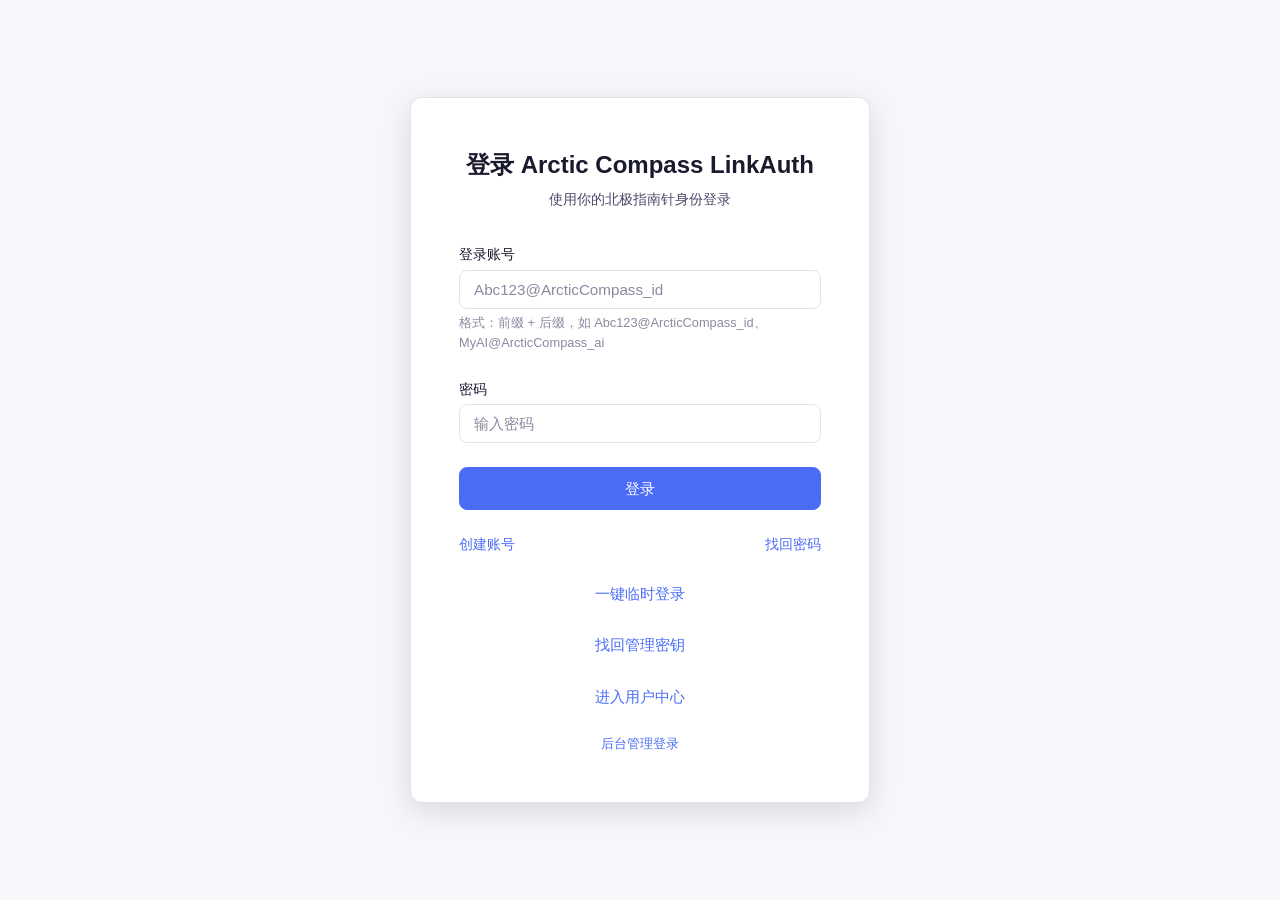
<file: index.html>
<!DOCTYPE html>
<html lang="zh-CN">
<head>
  <meta charset="UTF-8">
  <meta http-equiv="refresh" content="0;url=login.html">
  <title>Arctic Compass LinkAuth</title>
</head>
<body>
  <p>正在跳转到登录页...</p>
  <script>window.location.href = 'login.html';</script>
</body>
</html>
</file>
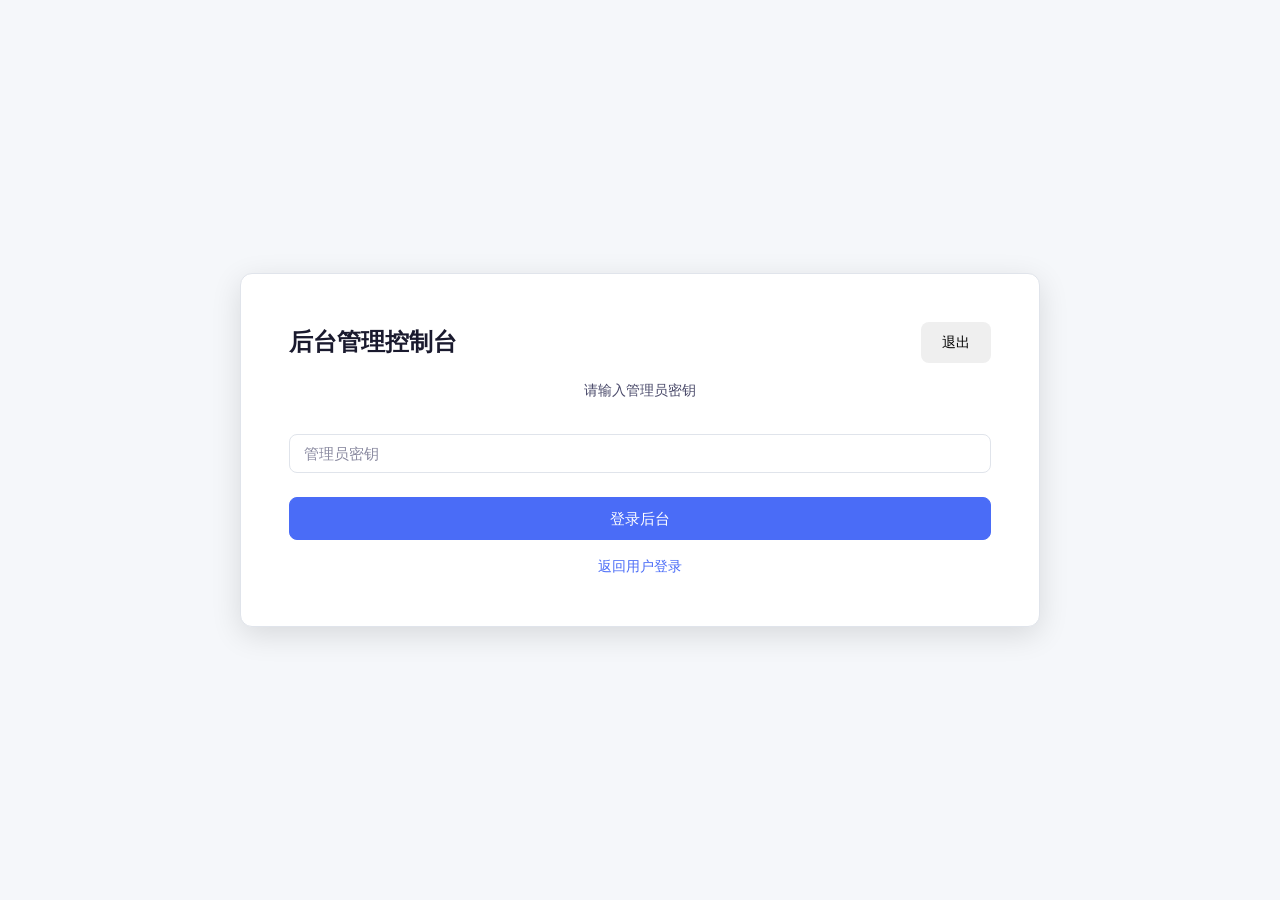
<file: admin-console.html>
<!DOCTYPE html>
<html lang="zh-CN">
<head>
  <meta charset="UTF-8">
  <meta name="viewport" content="width=device-width, initial-scale=1.0">
  <title>后台管理 - Arctic Compass LinkAuth</title>
  <link rel="stylesheet" href="css/style.css">
  <script src="js/sm3.js"></script>
  <script src="js/linkauth-core.js"></script>
</head>
<body>
  <div class="auth-page">
    <div class="auth-container" style="max-width:800px;">
      <div style="display:flex;justify-content:space-between;align-items:center;margin-bottom:16px;">
        <h1 style="margin:0;">后台管理控制台</h1>
        <button id="logoutBtn" class="btn btn-outline" style="font-size:0.85rem;">退出</button>
      </div>

      <!-- 登录面板 -->
      <div id="loginPanel">
        <p class="subtitle">请输入管理员密钥</p>
        <form id="adminLoginForm" novalidate>
          <div class="form-group">
            <input type="password" id="adminKey" class="form-input" placeholder="管理员密钥" required>
          </div>
          <div class="form-group hidden" id="loginError">
            <div class="form-error" id="loginErrorMessage"></div>
          </div>
          <button type="submit" class="btn btn-primary btn-block">登录后台</button>
        </form>
        <p class="text-center mt-md" style="font-size:0.85rem;">
          <a href="login.html">返回用户登录</a>
        </p>
      </div>

      <!-- 管理面板 -->
      <div id="adminPanel" class="hidden">
        <!-- 标签导航 -->
        <div style="display:flex;gap:0;border-bottom:2px solid var(--border-color);margin-bottom:20px;">
          <button class="tab-btn active" data-tab="users" style="flex:1;padding:10px;border:none;background:none;cursor:pointer;font-size:0.9rem;border-bottom:2px solid transparent;margin-bottom:-2px;">用户管理</button>
          <button class="tab-btn" data-tab="apps" style="flex:1;padding:10px;border:none;background:none;cursor:pointer;font-size:0.9rem;border-bottom:2px solid transparent;margin-bottom:-2px;">应用管理</button>
          <button class="tab-btn" data-tab="broadcast" style="flex:1;padding:10px;border:none;background:none;cursor:pointer;font-size:0.9rem;border-bottom:2px solid transparent;margin-bottom:-2px;">广播通知</button>
        </div>

        <!-- 用户管理 -->
        <div id="usersTab" class="tab-content">
          <div style="display:flex;justify-content:space-between;align-items:center;margin-bottom:12px;">
            <h3 style="margin:0;">用户列表</h3>
            <span id="userCount" style="font-size:0.85rem;color:var(--text-secondary);"></span>
          </div>
          <div id="userTable" style="overflow-x:auto;">
            <table style="width:100%;border-collapse:collapse;font-size:0.85rem;">
              <thead>
                <tr style="border-bottom:2px solid var(--border-color);text-align:left;">
                  <th style="padding:8px;">账号ID</th>
                  <th style="padding:8px;">角色</th>
                  <th style="padding:8px;">状态</th>
                  <th style="padding:8px;">类型</th>
                  <th style="padding:8px;">注册时间</th>
                  <th style="padding:8px;">操作</th>
                </tr>
              </thead>
              <tbody id="userTableBody"></tbody>
            </table>
          </div>
        </div>

        <!-- 应用管理 -->
        <div id="appsTab" class="tab-content hidden">
          <h3>OAuth 应用列表</h3>
          <button id="addAppBtn" class="btn btn-primary" style="margin-bottom:12px;font-size:0.85rem;">+ 注册新应用</button>
          <div id="appTable" style="overflow-x:auto;">
            <table style="width:100%;border-collapse:collapse;font-size:0.85rem;">
              <thead>
                <tr style="border-bottom:2px solid var(--border-color);text-align:left;">
                  <th style="padding:8px;">Client ID</th>
                  <th style="padding:8px;">应用名称</th>
                  <th style="padding:8px;">类型</th>
                  <th style="padding:8px;">回调地址</th>
                  <th style="padding:8px;">操作</th>
                </tr>
              </thead>
              <tbody id="appTableBody"></tbody>
            </table>
          </div>

          <!-- 添加应用表单 -->
          <div id="addAppForm" class="hidden" style="margin-top:16px;padding:16px;background:var(--bg-tertiary);border-radius:var(--border-radius);">
            <h4>注册新应用</h4>
            <div class="form-group">
              <label class="form-label">应用名称</label>
              <input type="text" id="newAppName" class="form-input" placeholder="我的应用">
            </div>
            <div class="form-group">
              <label class="form-label">Client ID（可选，留空自动生成）</label>
              <input type="text" id="newAppClientId" class="form-input" placeholder="my_app_v1">
            </div>
            <div class="form-group">
              <label class="form-label">应用描述</label>
              <input type="text" id="newAppDesc" class="form-input" placeholder="应用描述">
            </div>
            <div class="form-group">
              <label class="form-label">回调地址（每行一个）</label>
              <textarea id="newAppRedirectUris" class="form-input" rows="3" placeholder="https://example.com/callback"></textarea>
            </div>
            <div style="display:flex;gap:8px;">
              <button id="saveAppBtn" class="btn btn-primary">保存</button>
              <button id="cancelAppBtn" class="btn btn-outline">取消</button>
            </div>
            <span id="appMsg" style="margin-left:12px;font-size:0.85rem;"></span>
          </div>
        </div>

        <!-- 广播通知 -->
        <div id="broadcastTab" class="tab-content hidden">
          <h3>发送广播通知</h3>
          <form id="broadcastForm" novalidate>
            <div class="form-group">
              <label class="form-label">通知标题</label>
              <input type="text" id="broadcastTitle" class="form-input" placeholder="系统维护通知" required>
            </div>
            <div class="form-group">
              <label class="form-label">通知内容</label>
              <textarea id="broadcastBody" class="form-input" rows="4" placeholder="通知内容..." required></textarea>
            </div>
            <div class="form-group">
              <label class="form-label">通知类型</label>
              <select id="broadcastType" class="form-input">
                <option value="info">信息</option>
                <option value="warning">警告</option>
                <option value="danger">重要</option>
              </select>
            </div>
            <button type="submit" class="btn btn-primary">发送给所有用户</button>
            <span id="broadcastMsg" style="margin-left:12px;font-size:0.85rem;"></span>
          </form>
        </div>
      </div>
    </div>
  </div>

  <script>
    (function () {
      'use strict';
      var C = window.LinkAuthCore;

      var loginPanel = document.getElementById('loginPanel');
      var adminPanel = document.getElementById('adminPanel');

      // 检查是否已登录管理员
      var session = C.getSession();
      if (session && session.role === 'admin') {
        loginPanel.classList.add('hidden');
        adminPanel.classList.remove('hidden');
        renderAll();
      }

      // 管理员登录
      document.getElementById('adminLoginForm').addEventListener('submit', function (e) {
        e.preventDefault();
        var key = document.getElementById('adminKey').value;
        var r = C.adminLogin(key);
        if (!r.ok) {
          document.getElementById('loginErrorMessage').textContent = r.error;
          document.getElementById('loginError').classList.remove('hidden');
          return;
        }
        loginPanel.classList.add('hidden');
        adminPanel.classList.remove('hidden');
        renderAll();
      });

      // 退出
      document.getElementById('logoutBtn').addEventListener('click', function () {
        C.clearSession();
        window.location.reload();
      });

      // 标签切换
      document.querySelectorAll('.tab-btn').forEach(function (btn) {
        btn.addEventListener('click', function () {
          document.querySelectorAll('.tab-btn').forEach(function (b) { b.classList.remove('active'); b.style.color = ''; b.style.borderBottomColor = 'transparent'; });
          btn.classList.add('active');
          btn.style.color = 'var(--accent-primary)';
          btn.style.borderBottomColor = 'var(--accent-primary)';
          document.querySelectorAll('.tab-content').forEach(function (t) { t.classList.add('hidden'); });
          document.getElementById(btn.dataset.tab + 'Tab').classList.remove('hidden');
        });
      });
      var at = document.querySelector('.tab-btn.active');
      if (at) { at.style.color = 'var(--accent-primary)'; at.style.borderBottomColor = 'var(--accent-primary)'; }

      function renderAll() {
        renderUsers();
        renderApps();
      }

      function renderUsers() {
        var users = C.getAllUsers();
        document.getElementById('userCount').textContent = '共 ' + users.length + ' 个用户';
        document.getElementById('userTableBody').innerHTML = users.map(function (u) {
          var roleLabel = u.role === 'admin' ? '管理员' : (u.role === 'temp' ? '临时' : '用户');
          var statusLabel = u.status === 'active' ? '正常' : '已封禁';
          var statusColor = u.status === 'active' ? 'var(--accent-success)' : 'var(--accent-danger)';
          var typeLabel = u.is_temp ? '临时' : '正式';
          var dateStr = new Date(u.created_at * 1000).toLocaleDateString();
          var banText = u.role === 'admin' ? '' : (u.status === 'active' ? '封禁' : '解封');
          var delText = u.role === 'admin' ? '' : '删除';
          return '<tr style="border-bottom:1px solid var(--border-color);">' +
            '<td style="padding:8px;">' + u.link_id + '</td>' +
            '<td style="padding:8px;">' + roleLabel + '</td>' +
            '<td style="padding:8px;color:' + statusColor + ';">' + statusLabel + '</td>' +
            '<td style="padding:8px;">' + typeLabel + '</td>' +
            '<td style="padding:8px;">' + dateStr + '</td>' +
            '<td style="padding:8px;">' +
            (banText ? '<button class="btn btn-outline ban-btn" data-id="' + u.link_id + '" style="font-size:0.75rem;padding:2px 6px;margin-right:4px;">' + banText + '</button>' : '') +
            (delText ? '<button class="btn btn-outline del-btn" data-id="' + u.link_id + '" style="font-size:0.75rem;padding:2px 6px;color:var(--accent-danger);">' + delText + '</button>' : '') +
            '</td></tr>';
        }).join('');

        // 绑定操作
        document.querySelectorAll('.ban-btn').forEach(function (btn) {
          btn.addEventListener('click', function () {
            C.toggleUserBan(btn.dataset.id);
            renderUsers();
          });
        });
        document.querySelectorAll('.del-btn').forEach(function (btn) {
          btn.addEventListener('click', function () {
            if (confirm('确定删除用户 ' + btn.dataset.id + ' 吗？此操作不可撤销！')) {
              C.deleteUser(btn.dataset.id);
              renderUsers();
            }
          });
        });
      }

      function renderApps() {
        var apps = C.getAllApps();
        document.getElementById('appTableBody').innerHTML = apps.map(function (a) {
          return '<tr style="border-bottom:1px solid var(--border-color);">' +
            '<td style="padding:8px;"><code style="font-size:0.75rem;">' + a.client_id + '</code></td>' +
            '<td style="padding:8px;">' + a.app_name + '</td>' +
            '<td style="padding:8px;">' + a.app_type + '</td>' +
            '<td style="padding:8px;font-size:0.75rem;">' + (a.redirect_uris || []).join('<br>') + '</td>' +
            '<td style="padding:8px;"><button class="btn btn-outline del-app-btn" data-id="' + a.client_id + '" style="font-size:0.75rem;padding:2px 6px;color:var(--accent-danger);">删除</button></td>' +
            '</tr>';
        }).join('');

        document.querySelectorAll('.del-app-btn').forEach(function (btn) {
          btn.addEventListener('click', function () {
            C.deleteApp(btn.dataset.id);
            renderApps();
          });
        });
      }

      // 添加应用
      document.getElementById('addAppBtn').addEventListener('click', function () {
        document.getElementById('addAppForm').classList.remove('hidden');
      });
      document.getElementById('cancelAppBtn').addEventListener('click', function () {
        document.getElementById('addAppForm').classList.add('hidden');
      });
      document.getElementById('saveAppBtn').addEventListener('click', function () {
        var name = document.getElementById('newAppName').value.trim();
        var clientId = document.getElementById('newAppClientId').value.trim();
        var desc = document.getElementById('newAppDesc').value.trim();
        var uris = document.getElementById('newAppRedirectUris').value.split('\n').filter(function (l) { return l.trim(); });
        if (!name) { document.getElementById('appMsg').textContent = '请输入应用名称'; return; }
        if (uris.length === 0) { document.getElementById('appMsg').textContent = '请至少输入一个回调地址'; return; }
        var r = C.registerApp({ app_name: name, client_id: clientId || undefined, app_desc: desc, redirect_uris: uris });
        var msg = document.getElementById('appMsg');
        msg.textContent = '应用已创建：' + r.app.client_id;
        msg.style.color = 'var(--accent-success)';
        document.getElementById('addAppForm').classList.add('hidden');
        renderApps();
      });

      // 广播通知
      document.getElementById('broadcastForm').addEventListener('submit', function (e) {
        e.preventDefault();
        var title = document.getElementById('broadcastTitle').value.trim();
        var body = document.getElementById('broadcastBody').value.trim();
        var type = document.getElementById('broadcastType').value;
        if (!title || !body) return;
        var users = C.getAllUsers();
        var count = 0;
        users.forEach(function (u) {
          if (C.addNotification(u.link_id, title, body, type)) count++;
        });
        var msg = document.getElementById('broadcastMsg');
        msg.textContent = '已向 ' + count + ' 个用户发送通知';
        msg.style.color = 'var(--accent-success)';
        document.getElementById('broadcastTitle').value = '';
        document.getElementById('broadcastBody').value = '';
      });
    })();
  </script>
</body>
</html>
</file>
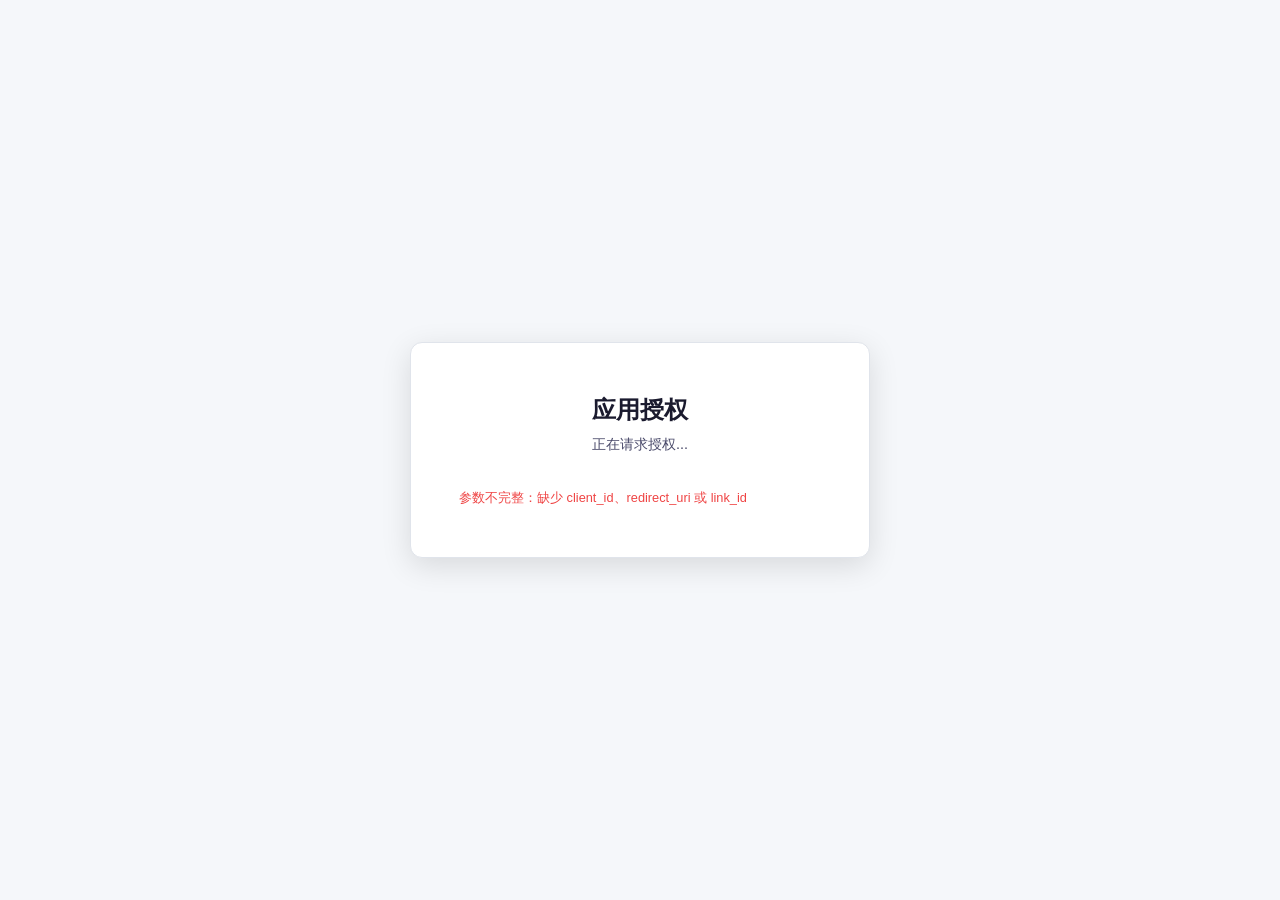
<file: authorize.html>
<!DOCTYPE html>
<html lang="zh-CN">
<head>
  <meta charset="UTF-8">
  <meta name="viewport" content="width=device-width, initial-scale=1.0">
  <title>授权 - Arctic Compass LinkAuth</title>
  <link rel="stylesheet" href="css/style.css">
  <script src="js/sm3.js"></script>
  <script src="js/linkauth-core.js"></script>
</head>
<body>
  <div class="auth-page">
    <div class="auth-container">
      <h1>应用授权</h1>
      <p class="subtitle" id="appName">正在请求授权...</p>

      <div id="loadingPanel">
        <p style="text-align:center;color:var(--text-secondary);">加载中...</p>
      </div>

      <div id="authPanel" class="hidden">
        <div style="background:var(--bg-tertiary);padding:16px;border-radius:var(--border-radius);margin-bottom:16px;">
          <p style="margin:0 0 8px 0;"><strong id="appNameDisplay"></strong> 请求以下权限：</p>
          <ul style="margin:0;padding-left:20px;color:var(--text-secondary);">
            <li>获取你的基本信息（账号ID、用户名）</li>
            <li>使用你的身份进行认证</li>
          </ul>
        </div>

        <p style="font-size:0.85rem;color:var(--text-secondary);margin-bottom:16px;">
          登录账号：<strong id="loginAccount"></strong>
        </p>

        <div class="form-group hidden" id="errorContainer">
          <div class="form-error" id="errorMessage"></div>
        </div>

        <div style="display:flex;gap:12px;">
          <button id="denyBtn" class="btn btn-outline" style="flex:1;">拒绝</button>
          <button id="approveBtn" class="btn btn-primary" style="flex:1;">授权</button>
        </div>
      </div>

      <div id="resultPanel" class="hidden" style="text-align:center;padding:20px;">
        <div id="resultIcon" style="font-size:3rem;margin-bottom:12px;"></div>
        <p id="resultMessage" style="font-size:1.1rem;"></p>
      </div>
    </div>
  </div>

  <script>
    (function () {
      'use strict';
      var C = window.LinkAuthCore;

      function qp() {
        var p = {};
        (window.location.search.substring(1) || '').split('&').forEach(function (pair) {
          var parts = pair.split('=');
          if (parts.length === 2) p[decodeURIComponent(parts[0])] = decodeURIComponent(parts[1]);
        });
        return p;
      }
      var params = qp();

      var clientId = params.client_id;
      var redirectUri = params.redirect_uri;
      var state = params.state || '';
      var linkId = params.link_id;

      var loadingPanel = document.getElementById('loadingPanel');
      var authPanel = document.getElementById('authPanel');
      var resultPanel = document.getElementById('resultPanel');
      var errorContainer = document.getElementById('errorContainer');
      var errorMessage = document.getElementById('errorMessage');

      // 验证参数
      if (!clientId || !redirectUri || !linkId) {
        loadingPanel.innerHTML = '<div class="form-error">参数不完整：缺少 client_id、redirect_uri 或 link_id</div>';
        return;
      }

      var app = C.getAppInfo(clientId);
      if (!app) {
        loadingPanel.innerHTML = '<div class="form-error">应用不存在或已下架（client_id: ' + clientId.replace(/</g,'&lt;') + '）</div>';
        return;
      }

      // 验证 redirect_uri 是否在白名单中
      var uriOk = app.redirect_uris.some(function (u) { return redirectUri.indexOf(u) === 0 || redirectUri === u; });
      if (!uriOk) {
        loadingPanel.innerHTML = '<div class="form-error">回调地址不在应用白名单中</div>';
        return;
      }

      // 显示授权面板
      loadingPanel.classList.add('hidden');
      authPanel.classList.remove('hidden');
      document.getElementById('appName').textContent = app.app_name + ' 请求访问你的账号';
      document.getElementById('appNameDisplay').textContent = app.app_name;
      document.getElementById('loginAccount').textContent = linkId;

      // 批准
      document.getElementById('approveBtn').addEventListener('click', function () {
        C.approveApp(linkId, clientId);
        var code = C.createAuthCode(clientId, linkId);
        var sep = redirectUri.indexOf('?') > -1 ? '&' : '?';
        var url = redirectUri + sep + 'code=' + encodeURIComponent(code) + '&state=' + encodeURIComponent(state);

        authPanel.classList.add('hidden');
        resultPanel.classList.remove('hidden');
        document.getElementById('resultIcon').textContent = '&#10003;';
        document.getElementById('resultIcon').style.color = 'var(--accent-success)';
        document.getElementById('resultMessage').textContent = '授权成功，正在跳转...';

        setTimeout(function () { window.location.href = url; }, 800);
      });

      // 拒绝
      document.getElementById('denyBtn').addEventListener('click', function () {
        var sep = redirectUri.indexOf('?') > -1 ? '&' : '?';
        var url = redirectUri + sep + 'error=access_denied&state=' + encodeURIComponent(state);

        authPanel.classList.add('hidden');
        resultPanel.classList.remove('hidden');
        document.getElementById('resultIcon').textContent = '&#10007;';
        document.getElementById('resultIcon').style.color = 'var(--accent-danger)';
        document.getElementById('resultMessage').textContent = '已拒绝授权';

        setTimeout(function () { window.location.href = url; }, 1000);
      });
    })();
  </script>
</body>
</html>
</file>
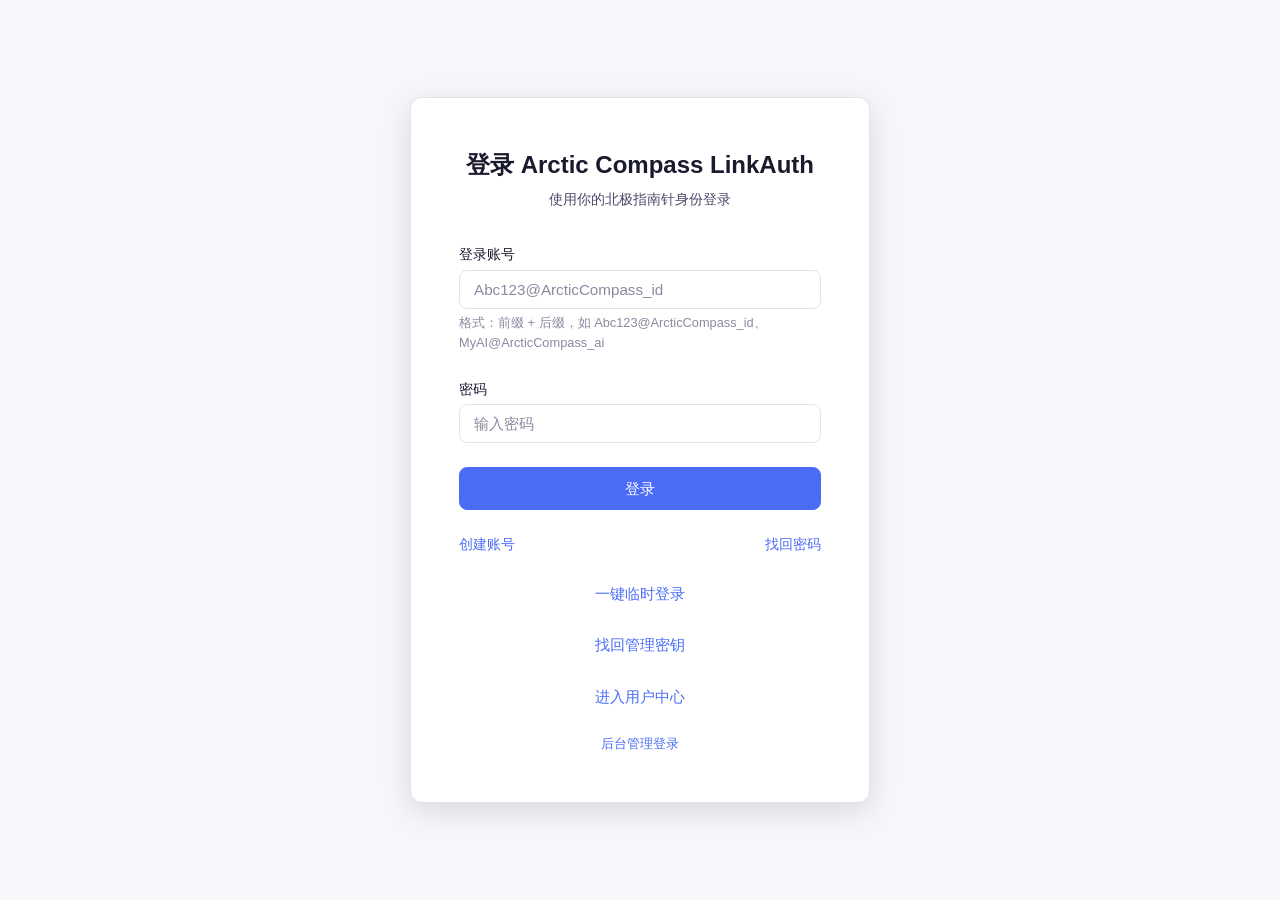
<file: login.html>
<!DOCTYPE html>
<html lang="zh-CN">
<head>
  <meta charset="UTF-8">
  <meta name="viewport" content="width=device-width, initial-scale=1.0">
  <title>登录 - Arctic Compass LinkAuth</title>
  <link rel="stylesheet" href="css/style.css">
  <script src="js/sm3.js"></script>
  <script src="js/linkauth-core.js"></script>
</head>
<body>
  <div class="auth-page">
    <div class="auth-container">
      <h1>登录 Arctic Compass LinkAuth</h1>
      <p class="subtitle">使用你的北极指南针身份登录</p>

      <form id="loginForm" novalidate>
        <div class="form-group">
          <label class="form-label" for="account">登录账号</label>
          <input type="text" id="account" class="form-input" placeholder="Abc123@ArcticCompass_id" required autocomplete="username">
          <p class="form-hint">格式：前缀 + 后缀，如 Abc123@ArcticCompass_id、MyAI@ArcticCompass_ai</p>
        </div>

        <div class="form-group">
          <label class="form-label" for="password">密码</label>
          <input type="password" id="password" class="form-input" placeholder="输入密码" required autocomplete="current-password">
        </div>

        <div class="form-group hidden" id="errorContainer">
          <div class="form-error" id="errorMessage"></div>
        </div>

        <button type="submit" class="btn btn-primary btn-block" id="submitBtn">
          <span id="submitText">登录</span>
        </button>
      </form>

      <div class="flex-between mt-lg" style="font-size:0.85rem;">
        <a href="register.html">创建账号</a>
        <a href="password-reset.html">找回密码</a>
      </div>

      <div class="mt-md" style="display:flex;flex-direction:column;gap:8px;">
        <a href="temp-login.html" class="btn btn-outline btn-block" style="text-align:center;text-decoration:none;">一键临时登录</a>
        <a href="manager-key-recovery.html" class="btn btn-outline btn-block" style="text-align:center;text-decoration:none;">找回管理密钥</a>
        <a href="user-center.html" class="btn btn-secondary btn-block" style="text-align:center;text-decoration:none;">进入用户中心</a>
      </div>

      <p class="text-center mt-md" style="font-size:0.8rem;color:var(--text-secondary);">
        <a href="admin-console.html">后台管理登录</a>
      </p>
    </div>
  </div>

  <div class="toast-container" id="toastContainer"></div>

  <script>
    (function () {
      'use strict';
      var C = window.LinkAuthCore;

      var form = document.getElementById('loginForm');
      var accountEl = document.getElementById('account');
      var passwordEl = document.getElementById('password');
      var submitBtn = document.getElementById('submitBtn');
      var submitText = document.getElementById('submitText');
      var errorContainer = document.getElementById('errorContainer');
      var errorMessage = document.getElementById('errorMessage');

      // 解析 URL 参数
      function qp() {
        var p = {};
        (window.location.search.substring(1) || '').split('&').forEach(function (pair) {
          var parts = pair.split('=');
          if (parts.length === 2) p[decodeURIComponent(parts[0])] = decodeURIComponent(parts[1]);
        });
        return p;
      }
      var params = qp();

      function showError(msg) {
        errorMessage.textContent = msg;
        errorContainer.classList.remove('hidden');
      }

      form.addEventListener('submit', function (e) {
        e.preventDefault();
        errorContainer.classList.add('hidden');

        var account = accountEl.value.trim();
        var password = passwordEl.value;

        if (!account) return showError('请输入登录账号');
        if (!password) return showError('请输入密码');

        submitBtn.disabled = true;
        submitText.textContent = '登录中...';

        // 模拟微小延迟，让用户感知
        setTimeout(function () {
          var result = C.login(account, password);

          if (!result.ok) {
            showError(result.error);
            submitBtn.disabled = false;
            submitText.textContent = '登录';
            return;
          }

          // 检查 OAuth 参数
          var clientId = params.client_id;
          var redirectUri = params.redirect_uri;
          var state = params.state;

          if (clientId && redirectUri) {
            // 检查应用是否已授权
            if (C.isAppAuthorized(result.link_id, clientId)) {
              // 已授权，直接生成 code 并跳转
              var code = C.createAuthCode(clientId, result.link_id);
              var sep = redirectUri.indexOf('?') > -1 ? '&' : '?';
              window.location.href = redirectUri + sep + 'code=' + encodeURIComponent(code) + '&state=' + encodeURIComponent(state || '');
            } else {
              // 未授权，跳转到授权页
              var authUrl = 'authorize.html?client_id=' + encodeURIComponent(clientId) +
                '&redirect_uri=' + encodeURIComponent(redirectUri) +
                '&state=' + encodeURIComponent(state || '') +
                '&link_id=' + encodeURIComponent(result.link_id);
              window.location.href = authUrl;
            }
          } else {
            // 直接登录，跳转到用户中心
            window.location.href = 'user-center.html';
          }
        }, 300);
      });

      // 清除错误
      accountEl.addEventListener('input', function () { errorContainer.classList.add('hidden'); });
      passwordEl.addEventListener('input', function () { errorContainer.classList.add('hidden'); });
    })();
  </script>
</body>
</html>
</file>
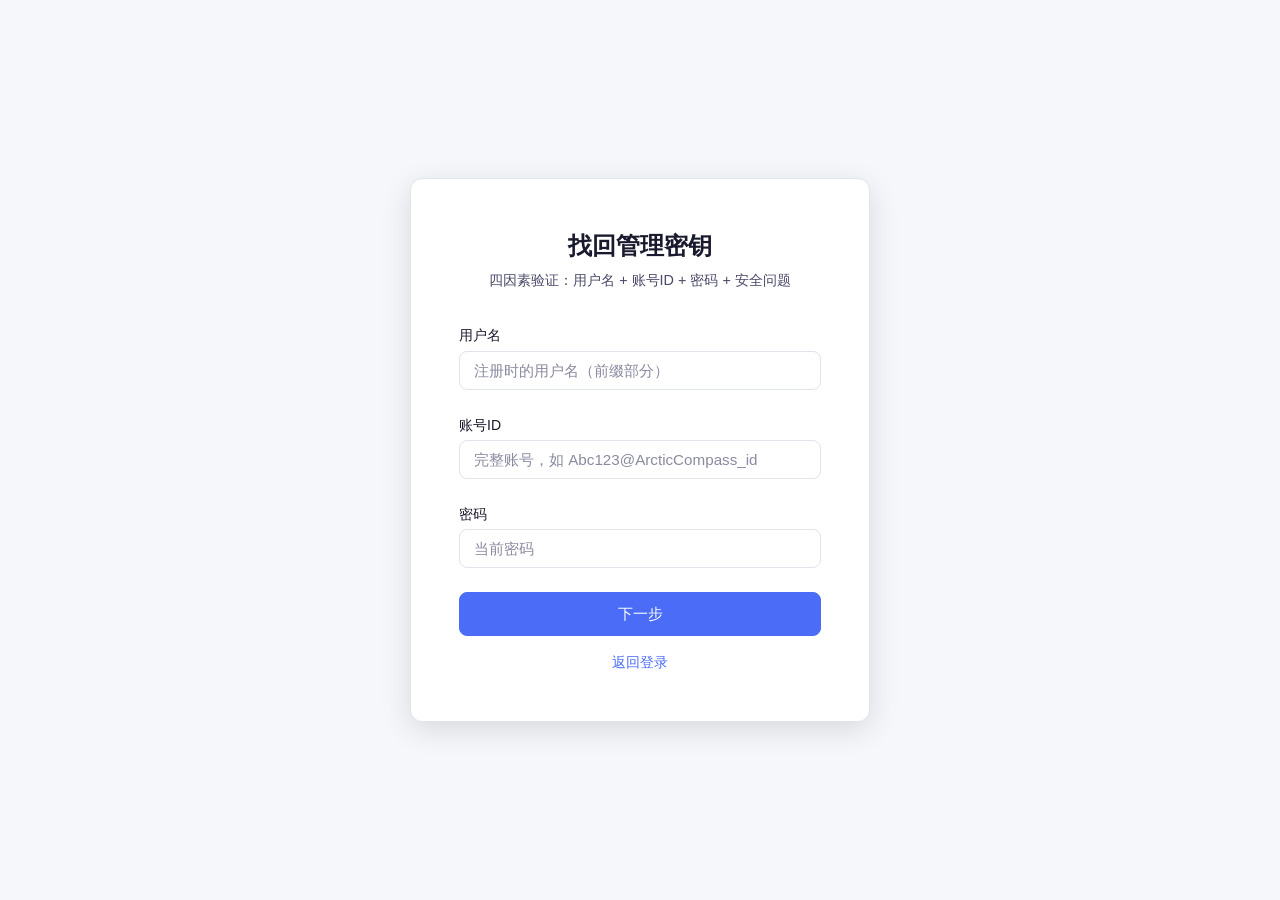
<file: manager-key-recovery.html>
<!DOCTYPE html>
<html lang="zh-CN">
<head>
  <meta charset="UTF-8">
  <meta name="viewport" content="width=device-width, initial-scale=1.0">
  <title>找回管理密钥 - Arctic Compass LinkAuth</title>
  <link rel="stylesheet" href="css/style.css">
  <script src="js/sm3.js"></script>
  <script src="js/linkauth-core.js"></script>
</head>
<body>
  <div class="auth-page">
    <div class="auth-container">
      <h1>找回管理密钥</h1>
      <p class="subtitle">四因素验证：用户名 + 账号ID + 密码 + 安全问题</p>

      <form id="recoveryForm" novalidate>
        <div class="form-group">
          <label class="form-label" for="username">用户名</label>
          <input type="text" id="username" class="form-input" placeholder="注册时的用户名（前缀部分）" required>
        </div>
        <div class="form-group">
          <label class="form-label" for="linkId">账号ID</label>
          <input type="text" id="linkId" class="form-input" placeholder="完整账号，如 Abc123@ArcticCompass_id" required>
        </div>
        <div class="form-group">
          <label class="form-label" for="password">密码</label>
          <input type="password" id="password" class="form-input" placeholder="当前密码" required>
        </div>

        <div id="questionsPanel" class="hidden">
          <p class="form-hint">请回答以下安全问题：</p>
          <div id="questionsContainer"></div>
        </div>

        <div class="form-group hidden" id="errorContainer">
          <div class="form-error" id="errorMessage"></div>
        </div>
        <div class="form-group hidden" id="successContainer">
          <div id="successMessage" style="color:var(--accent-success);padding:16px;background:var(--accent-success-light);border-radius:var(--border-radius);"></div>
        </div>

        <button type="submit" class="btn btn-primary btn-block" id="submitBtn">
          <span id="submitText">下一步</span>
        </button>
      </form>

      <p class="text-center mt-md" style="font-size:0.85rem;">
        <a href="login.html">返回登录</a>
      </p>
    </div>
  </div>

  <script>
    (function () {
      'use strict';
      var C = window.LinkAuthCore;
      var step = 1;
      var formData = {};

      var form = document.getElementById('recoveryForm');
      var submitBtn = document.getElementById('submitBtn');
      var submitText = document.getElementById('submitText');
      var errorContainer = document.getElementById('errorContainer');
      var errorMessage = document.getElementById('errorMessage');
      var successContainer = document.getElementById('successContainer');
      var successMessage = document.getElementById('successMessage');
      var questionsPanel = document.getElementById('questionsPanel');
      var questionsContainer = document.getElementById('questionsContainer');

      function showError(msg) {
        errorMessage.textContent = msg;
        errorContainer.classList.remove('hidden');
      }

      form.addEventListener('submit', function (e) {
        e.preventDefault();
        errorContainer.classList.add('hidden');
        successContainer.classList.add('hidden');

        if (step === 1) {
          var username = document.getElementById('username').value.trim();
          var linkId = document.getElementById('linkId').value.trim();
          var password = document.getElementById('password').value;

          if (!username) return showError('请输入用户名');
          if (!linkId) return showError('请输入账号ID');
          if (!password) return showError('请输入密码');

          var questions = C.getSecurityQuestions(linkId);
          if (!questions || questions.length === 0) {
            return showError('该账号未设置安全问题，无法找回管理密钥');
          }

          questionsContainer.innerHTML = questions.map(function (q, i) {
            return '<div class="form-group"><label class="form-label">' + q.question + '</label><input type="text" class="form-input sq-answer" placeholder="答案" required></div>';
          }).join('');

          formData = { username: username, linkId: linkId, password: password };
          questionsPanel.classList.remove('hidden');
          document.getElementById('username').disabled = true;
          document.getElementById('linkId').disabled = true;
          document.getElementById('password').disabled = true;
          submitText.textContent = '验证并找回密钥';
          step = 2;
        } else {
          var answers = [];
          document.querySelectorAll('.sq-answer').forEach(function (el) {
            answers.push(el.value.trim());
          });

          var r = C.recoverManagerKey(formData.username, formData.linkId, formData.password, answers);
          if (!r.ok) return showError(r.error);

          successMessage.innerHTML = '<strong>管理密钥已找回！</strong><br><br>新管理密钥：<code style="font-size:1.1rem;word-break:break-all;">' + r.manager_key + '</code><br><br><span style="color:var(--accent-danger);">请务必妥善保管，旧密钥已失效。</span>';
          successContainer.classList.remove('hidden');
          submitBtn.classList.add('hidden');
        }
      });
    })();
  </script>
</body>
</html>
</file>
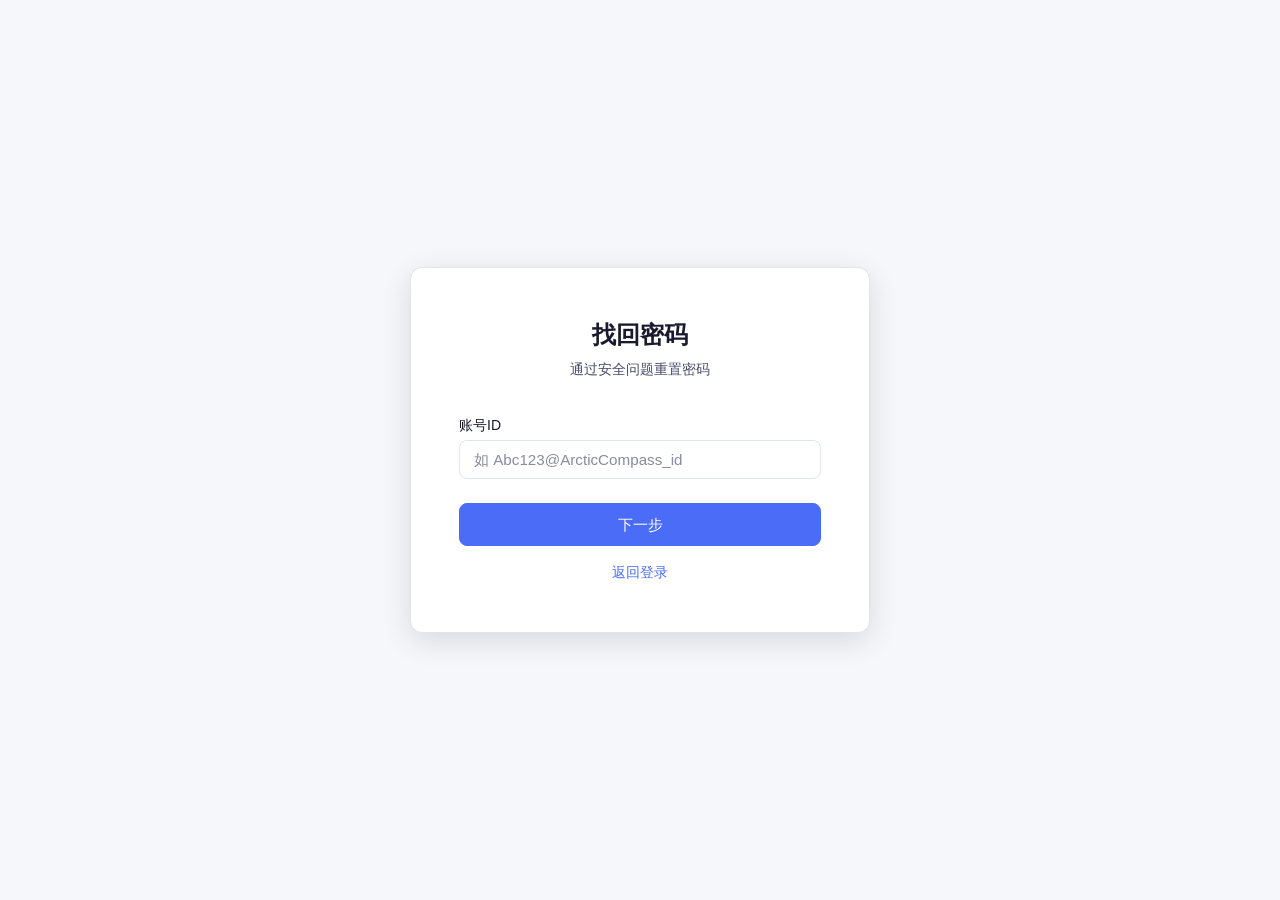
<file: password-reset.html>
<!DOCTYPE html>
<html lang="zh-CN">
<head>
  <meta charset="UTF-8">
  <meta name="viewport" content="width=device-width, initial-scale=1.0">
  <title>找回密码 - Arctic Compass LinkAuth</title>
  <link rel="stylesheet" href="css/style.css">
  <script src="js/sm3.js"></script>
  <script src="js/linkauth-core.js"></script>
</head>
<body>
  <div class="auth-page">
    <div class="auth-container">
      <h1>找回密码</h1>
      <p class="subtitle">通过安全问题重置密码</p>

      <form id="resetForm" novalidate>
        <div class="form-group">
          <label class="form-label" for="linkId">账号ID</label>
          <input type="text" id="linkId" class="form-input" placeholder="如 Abc123@ArcticCompass_id" required>
        </div>

        <div id="questionsPanel" class="hidden">
          <div id="questionsContainer"></div>

          <div class="form-group">
            <label class="form-label" for="newPwd">新密码</label>
            <input type="password" id="newPwd" class="form-input" placeholder="至少6位" required minlength="6">
          </div>
        </div>

        <div class="form-group hidden" id="errorContainer">
          <div class="form-error" id="errorMessage"></div>
        </div>
        <div class="form-group hidden" id="successContainer">
          <div class="form-success" id="successMessage" style="color:var(--accent-success);padding:10px;background:var(--accent-success-light);border-radius:var(--border-radius);"></div>
        </div>

        <button type="submit" class="btn btn-primary btn-block" id="submitBtn">
          <span id="submitText">下一步</span>
        </button>
      </form>

      <p class="text-center mt-md" style="font-size:0.85rem;">
        <a href="login.html">返回登录</a>
      </p>
    </div>
  </div>

  <script>
    (function () {
      'use strict';
      var C = window.LinkAuthCore;
      var step = 1;

      var form = document.getElementById('resetForm');
      var linkIdEl = document.getElementById('linkId');
      var questionsPanel = document.getElementById('questionsPanel');
      var questionsContainer = document.getElementById('questionsContainer');
      var submitBtn = document.getElementById('submitBtn');
      var submitText = document.getElementById('submitText');
      var errorContainer = document.getElementById('errorContainer');
      var errorMessage = document.getElementById('errorMessage');
      var successContainer = document.getElementById('successContainer');
      var successMessage = document.getElementById('successMessage');

      function showError(msg) {
        errorMessage.textContent = msg;
        errorContainer.classList.remove('hidden');
      }

      form.addEventListener('submit', function (e) {
        e.preventDefault();
        errorContainer.classList.add('hidden');
        successContainer.classList.add('hidden');

        var linkId = linkIdEl.value.trim();
        if (!linkId) return showError('请输入账号ID');

        if (step === 1) {
          var questions = C.getSecurityQuestions(linkId);
          if (!questions || questions.length === 0) {
            return showError('该账号未设置安全问题，无法找回密码');
          }
          questionsContainer.innerHTML = questions.map(function (q, i) {
            return '<div class="form-group"><label class="form-label">' + q.question + '</label><input type="text" class="form-input sq-answer" placeholder="答案" required></div>';
          }).join('');
          questionsPanel.classList.remove('hidden');
          linkIdEl.disabled = true;
          submitText.textContent = '重置密码';
          step = 2;
        } else {
          var answers = [];
          document.querySelectorAll('.sq-answer').forEach(function (el) {
            answers.push(el.value.trim());
          });
          var newPwd = document.getElementById('newPwd').value;
          if (!newPwd || newPwd.length < 6) return showError('新密码至少6位');

          var r = C.resetPassword(linkId, answers, newPwd);
          if (!r.ok) return showError(r.error);

          successMessage.textContent = r.message + '，请使用新密码登录';
          successContainer.classList.remove('hidden');
          submitBtn.classList.add('hidden');
        }
      });
    })();
  </script>
</body>
</html>
</file>
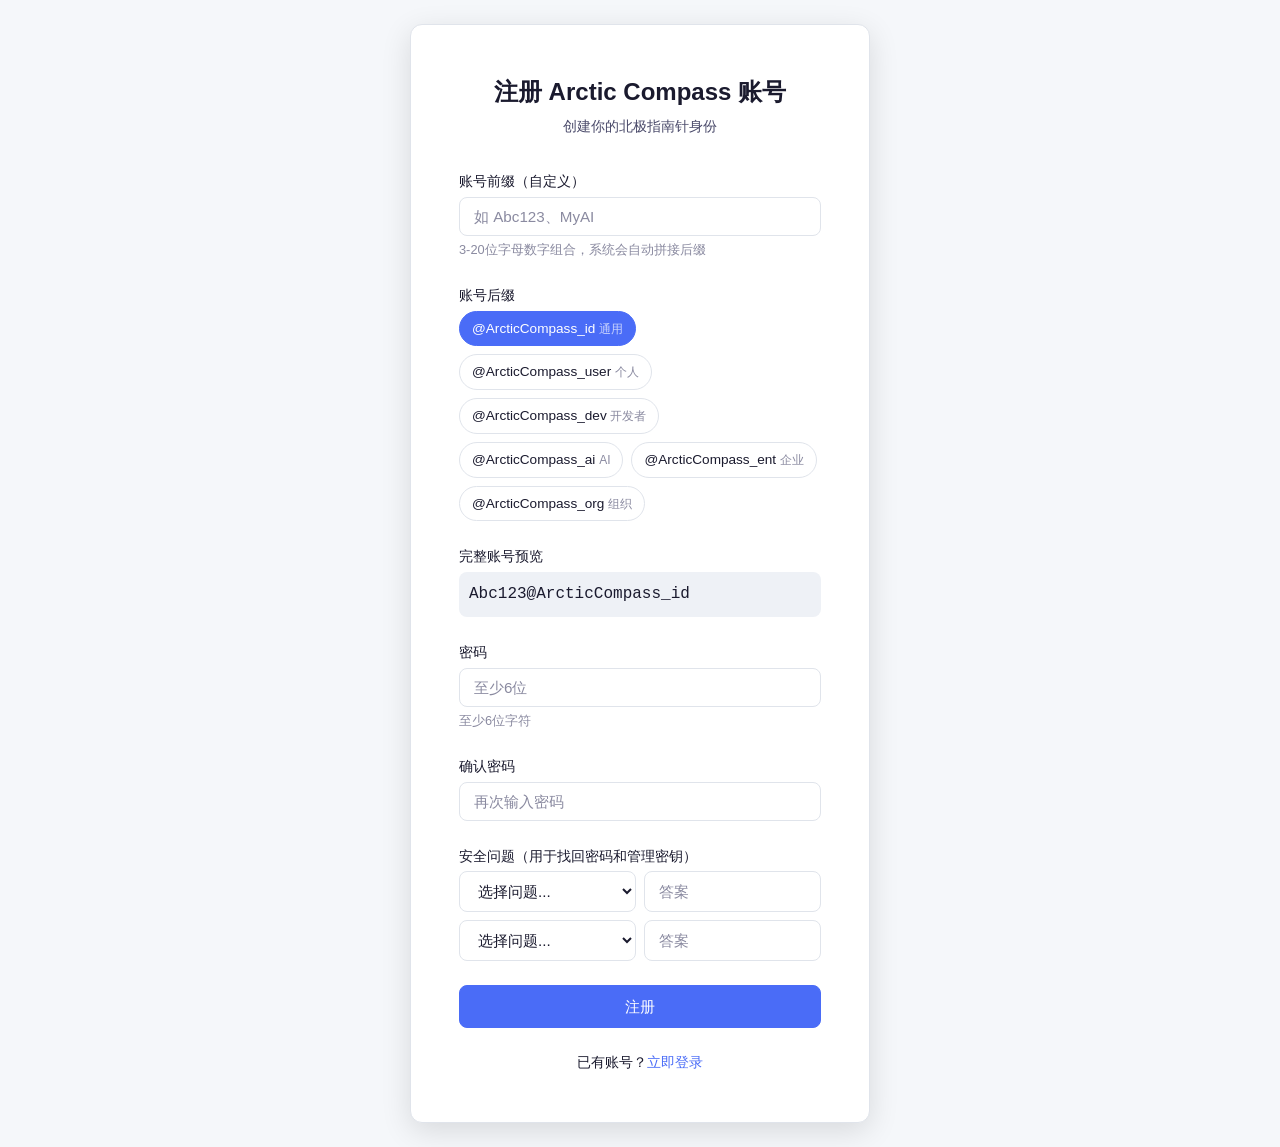
<file: register.html>
<!DOCTYPE html>
<html lang="zh-CN">
<head>
  <meta charset="UTF-8">
  <meta name="viewport" content="width=device-width, initial-scale=1.0">
  <title>注册 - Arctic Compass LinkAuth</title>
  <link rel="stylesheet" href="css/style.css">
  <script src="js/sm3.js"></script>
  <script src="js/linkauth-core.js"></script>
</head>
<body>
  <div class="auth-page">
    <div class="auth-container">
      <h1>注册 Arctic Compass 账号</h1>
      <p class="subtitle">创建你的北极指南针身份</p>

      <form id="registerForm" novalidate>
        <!-- 前缀 -->
        <div class="form-group">
          <label class="form-label" for="prefix">账号前缀（自定义）</label>
          <input type="text" id="prefix" class="form-input" placeholder="如 Abc123、MyAI" required>
          <p class="form-hint">3-20位字母数字组合，系统会自动拼接后缀</p>
        </div>

        <!-- 后缀选择 -->
        <div class="form-group">
          <label class="form-label">账号后缀</label>
          <div style="display:flex;flex-wrap:wrap;gap:8px;">
            <label class="chip-radio"><input type="radio" name="suffix" value="@ArcticCompass_id" checked><span>@ArcticCompass_id <small>通用</small></span></label>
            <label class="chip-radio"><input type="radio" name="suffix" value="@ArcticCompass_user"><span>@ArcticCompass_user <small>个人</small></span></label>
            <label class="chip-radio"><input type="radio" name="suffix" value="@ArcticCompass_dev"><span>@ArcticCompass_dev <small>开发者</small></span></label>
            <label class="chip-radio"><input type="radio" name="suffix" value="@ArcticCompass_ai"><span>@ArcticCompass_ai <small>AI</small></span></label>
            <label class="chip-radio"><input type="radio" name="suffix" value="@ArcticCompass_ent"><span>@ArcticCompass_ent <small>企业</small></span></label>
            <label class="chip-radio"><input type="radio" name="suffix" value="@ArcticCompass_org"><span>@ArcticCompass_org <small>组织</small></span></label>
          </div>
        </div>

        <!-- 预览 -->
        <div class="form-group">
          <label class="form-label">完整账号预览</label>
          <div id="preview" class="form-preview" style="padding:10px;background:var(--bg-tertiary);border-radius:var(--border-radius);font-family:var(--font-mono);font-size:1rem;word-break:break-all;">Abc123@ArcticCompass_id</div>
        </div>

        <!-- 密码 -->
        <div class="form-group">
          <label class="form-label" for="password">密码</label>
          <input type="password" id="password" class="form-input" placeholder="至少6位" required autocomplete="new-password" minlength="6">
          <p class="form-hint">至少6位字符</p>
        </div>

        <div class="form-group">
          <label class="form-label" for="confirmPassword">确认密码</label>
          <input type="password" id="confirmPassword" class="form-input" placeholder="再次输入密码" required autocomplete="new-password">
        </div>

        <!-- 安全问题 -->
        <div class="form-group">
          <label class="form-label">安全问题（用于找回密码和管理密钥）</label>
          <div id="securityQuestions">
            <div class="sq-row" style="display:flex;gap:8px;margin-bottom:8px;">
              <select class="form-input sq-question" style="flex:1;">
                <option value="">选择问题...</option>
                <option value="你的出生城市是？">你的出生城市是？</option>
                <option value="你的小学名称是？">你的小学名称是？</option>
                <option value="你最喜欢的电影是？">你最喜欢的电影是？</option>
                <option value="你的宠物名字是？">你的宠物名字是？</option>
                <option value="你的母亲姓氏是？">你的母亲姓氏是？</option>
              </select>
              <input type="text" class="form-input sq-answer" placeholder="答案" style="flex:1;">
            </div>
            <div class="sq-row" style="display:flex;gap:8px;margin-bottom:8px;">
              <select class="form-input sq-question" style="flex:1;">
                <option value="">选择问题...</option>
                <option value="你的出生城市是？">你的出生城市是？</option>
                <option value="你的小学名称是？">你的小学名称是？</option>
                <option value="你最喜欢的电影是？">你最喜欢的电影是？</option>
                <option value="你的宠物名字是？">你的宠物名字是？</option>
                <option value="你的母亲姓氏是？">你的母亲姓氏是？</option>
              </select>
              <input type="text" class="form-input sq-answer" placeholder="答案" style="flex:1;">
            </div>
          </div>
        </div>

        <div class="form-group hidden" id="errorContainer">
          <div class="form-error" id="errorMessage"></div>
        </div>

        <button type="submit" class="btn btn-primary btn-block" id="submitBtn">
          <span id="submitText">注册</span>
        </button>
      </form>

      <div class="text-center mt-lg" style="font-size:0.85rem;">
        已有账号？<a href="login.html">立即登录</a>
      </div>

      <div id="successPanel" class="hidden" style="margin-top:20px;padding:20px;background:var(--accent-success-light);border-radius:var(--border-radius-lg);">
        <h3 style="color:var(--accent-success);">注册成功！</h3>
        <p id="successAccount"></p>
        <p style="color:var(--accent-danger);font-weight:bold;" id="successKey"></p>
        <p style="font-size:0.85rem;color:var(--text-secondary);">请务必妥善保管上面的管理密钥，它不会再次显示。</p>
        <a href="login.html" class="btn btn-primary btn-block mt-md" style="text-align:center;text-decoration:none;">前往登录</a>
      </div>
    </div>
  </div>

  <script>
    (function () {
      'use strict';
      var C = window.LinkAuthCore;

      var prefixEl = document.getElementById('prefix');
      var previewEl = document.getElementById('preview');
      var form = document.getElementById('registerForm');
      var submitBtn = document.getElementById('submitBtn');
      var submitText = document.getElementById('submitText');
      var errorContainer = document.getElementById('errorContainer');
      var errorMessage = document.getElementById('errorMessage');
      var successPanel = document.getElementById('successPanel');

      function getSuffix() {
        var sel = document.querySelector('input[name="suffix"]:checked');
        return sel ? sel.value : '@ArcticCompass_id';
      }

      function updatePreview() {
        var prefix = prefixEl.value.trim() || 'Abc123';
        previewEl.textContent = prefix + getSuffix();
      }

      prefixEl.addEventListener('input', updatePreview);
      document.querySelectorAll('input[name="suffix"]').forEach(function (r) {
        r.addEventListener('change', updatePreview);
      });

      function showError(msg) {
        errorMessage.textContent = msg;
        errorContainer.classList.remove('hidden');
      }

      form.addEventListener('submit', function (e) {
        e.preventDefault();
        errorContainer.classList.add('hidden');

        var prefix = prefixEl.value.trim();
        var password = document.getElementById('password').value;
        var confirmPassword = document.getElementById('confirmPassword').value;

        if (!prefix) return showError('请输入账号前缀');
        if (!/^[a-zA-Z0-9]{3,20}$/.test(prefix)) return showError('前缀必须是3-20位字母数字组合');
        if (!password || password.length < 6) return showError('密码至少6位');
        if (password !== confirmPassword) return showError('两次密码不一致');

        // 收集安全问题
        var questions = [];
        document.querySelectorAll('.sq-row').forEach(function (row) {
          var q = row.querySelector('.sq-question').value;
          var a = row.querySelector('.sq-answer').value.trim();
          if (q && a) questions.push({ question: q, answer: a });
        });
        if (questions.length < 2) return showError('请至少设置2个安全问题');

        submitBtn.disabled = true;
        submitText.textContent = '注册中...';

        setTimeout(function () {
          var result = C.register({
            link_id: prefix + getSuffix(),
            password: password,
            security_questions: questions,
          });

          if (!result.ok) {
            showError(result.error);
            submitBtn.disabled = false;
            submitText.textContent = '注册';
            return;
          }

          form.classList.add('hidden');
          successPanel.classList.remove('hidden');
          document.getElementById('successAccount').textContent = '账号：' + result.link_id;
          document.getElementById('successKey').textContent = '管理密钥：' + result.manager_key;
        }, 300);
      });
    })();
  </script>
  <style>
    .chip-radio { position:relative; cursor:pointer; }
    .chip-radio input { position:absolute; opacity:0; }
    .chip-radio span { display:inline-block; padding:6px 12px; border:1px solid var(--border-color); border-radius:20px; font-size:0.85rem; transition:all 0.2s; }
    .chip-radio span small { color:var(--text-tertiary); font-size:0.75rem; }
    .chip-radio input:checked + span { background:var(--accent-primary); color:#fff; border-color:var(--accent-primary); }
    .chip-radio input:checked + span small { color:rgba(255,255,255,0.7); }
    .form-preview { font-family: monospace; }
  </style>
</body>
</html>
</file>
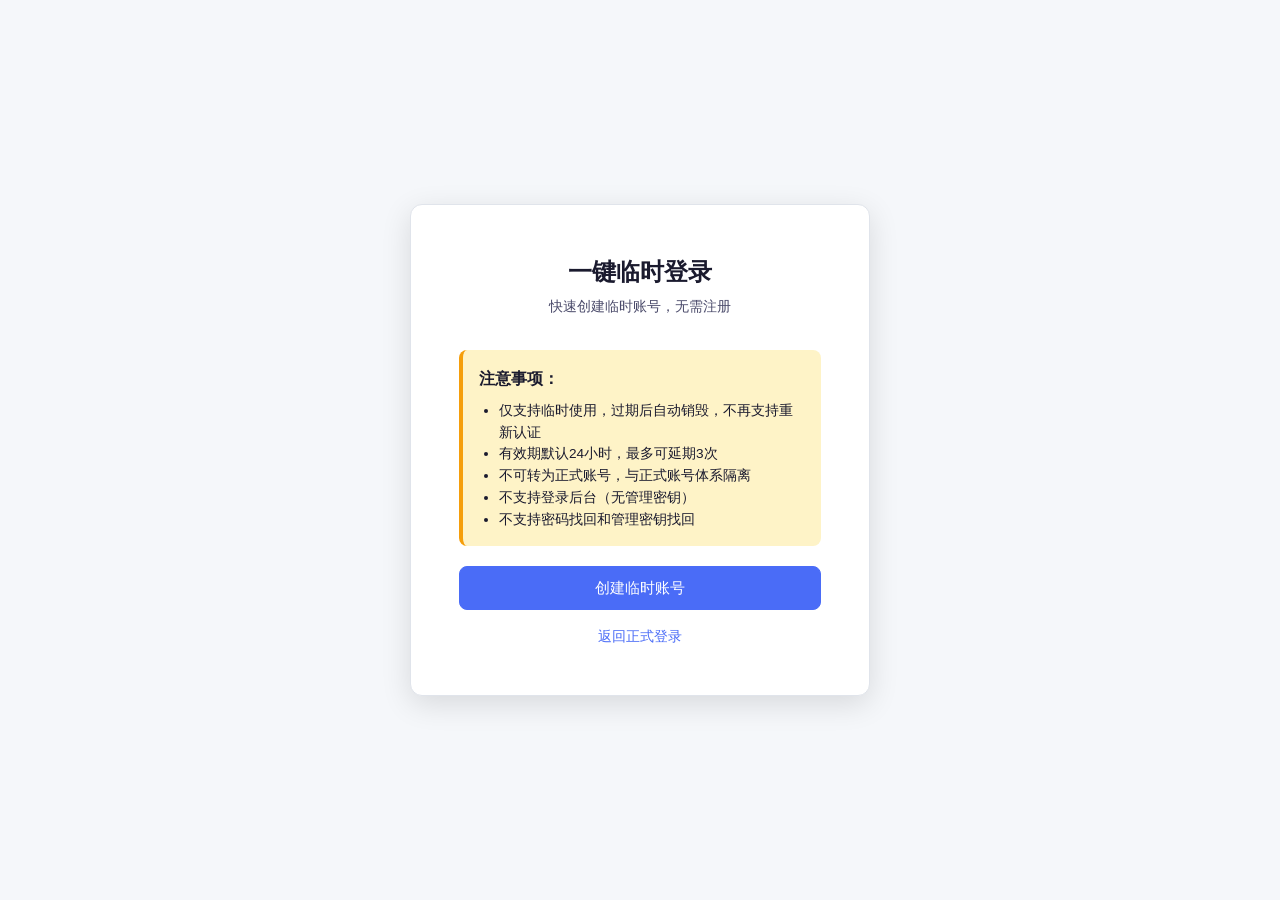
<file: temp-login.html>
<!DOCTYPE html>
<html lang="zh-CN">
<head>
  <meta charset="UTF-8">
  <meta name="viewport" content="width=device-width, initial-scale=1.0">
  <title>临时登录 - Arctic Compass LinkAuth</title>
  <link rel="stylesheet" href="css/style.css">
  <script src="js/sm3.js"></script>
  <script src="js/linkauth-core.js"></script>
</head>
<body>
  <div class="auth-page">
    <div class="auth-container">
      <h1>一键临时登录</h1>
      <p class="subtitle">快速创建临时账号，无需注册</p>

      <div id="warningBox" style="background:var(--accent-warning-light);padding:16px;border-radius:var(--border-radius);margin-bottom:20px;border-left:4px solid var(--accent-warning);">
        <strong>注意事项：</strong>
        <ul style="margin:8px 0 0 0;padding-left:20px;font-size:0.85rem;">
          <li>仅支持临时使用，过期后自动销毁，不再支持重新认证</li>
          <li>有效期默认24小时，最多可延期3次</li>
          <li>不可转为正式账号，与正式账号体系隔离</li>
          <li>不支持登录后台（无管理密钥）</li>
          <li>不支持密码找回和管理密钥找回</li>
        </ul>
      </div>

      <div id="createPanel">
        <button id="createBtn" class="btn btn-primary btn-block">
          <span id="createText">创建临时账号</span>
        </button>
      </div>

      <div id="resultPanel" class="hidden">
        <div style="background:var(--accent-success-light);padding:16px;border-radius:var(--border-radius);margin-bottom:16px;">
          <h3 style="color:var(--accent-success);margin:0 0 8px 0;">临时账号已创建！</h3>
          <p style="margin:4px 0;"><strong>账号：</strong><code id="resultAccount" style="font-size:1rem;"></code></p>
          <p style="margin:4px 0;"><strong>密码：</strong><code id="resultPassword" style="font-size:1rem;"></code></p>
          <p style="margin:4px 0;font-size:0.85rem;color:var(--text-secondary);">有效期：24小时（过期后自动销毁）</p>
        </div>
        <button id="loginBtn" class="btn btn-primary btn-block">立即登录</button>
      </div>

      <div class="form-group hidden" id="errorContainer">
        <div class="form-error" id="errorMessage"></div>
      </div>

      <p class="text-center mt-md" style="font-size:0.85rem;">
        <a href="login.html">返回正式登录</a>
      </p>
    </div>
  </div>

  <script>
    (function () {
      'use strict';
      var C = window.LinkAuthCore;
      var tempData = null;

      var createPanel = document.getElementById('createPanel');
      var resultPanel = document.getElementById('resultPanel');
      var errorContainer = document.getElementById('errorContainer');
      var errorMessage = document.getElementById('errorMessage');
      var createBtn = document.getElementById('createBtn');
      var createText = document.getElementById('createText');

      document.getElementById('createBtn').addEventListener('click', function () {
        createBtn.disabled = true;
        createText.textContent = '创建中...';
        errorContainer.classList.add('hidden');

        setTimeout(function () {
          var r = C.createTempAccount();
          if (!r.ok) {
            errorMessage.textContent = r.error;
            errorContainer.classList.remove('hidden');
            createBtn.disabled = false;
            createText.textContent = '创建临时账号';
            return;
          }

          tempData = r;
          document.getElementById('resultAccount').textContent = r.link_id;
          document.getElementById('resultPassword').textContent = r.password;
          createPanel.classList.add('hidden');
          resultPanel.classList.remove('hidden');
        }, 500);
      });

      document.getElementById('loginBtn').addEventListener('click', function () {
        if (!tempData) return;
        // 直接登录
        var r = C.login(tempData.link_id, tempData.password);
        if (r.ok) {
          window.location.href = 'user-center.html';
        } else {
          errorMessage.textContent = r.error;
          errorContainer.classList.remove('hidden');
        }
      });
    })();
  </script>
</body>
</html>
</file>
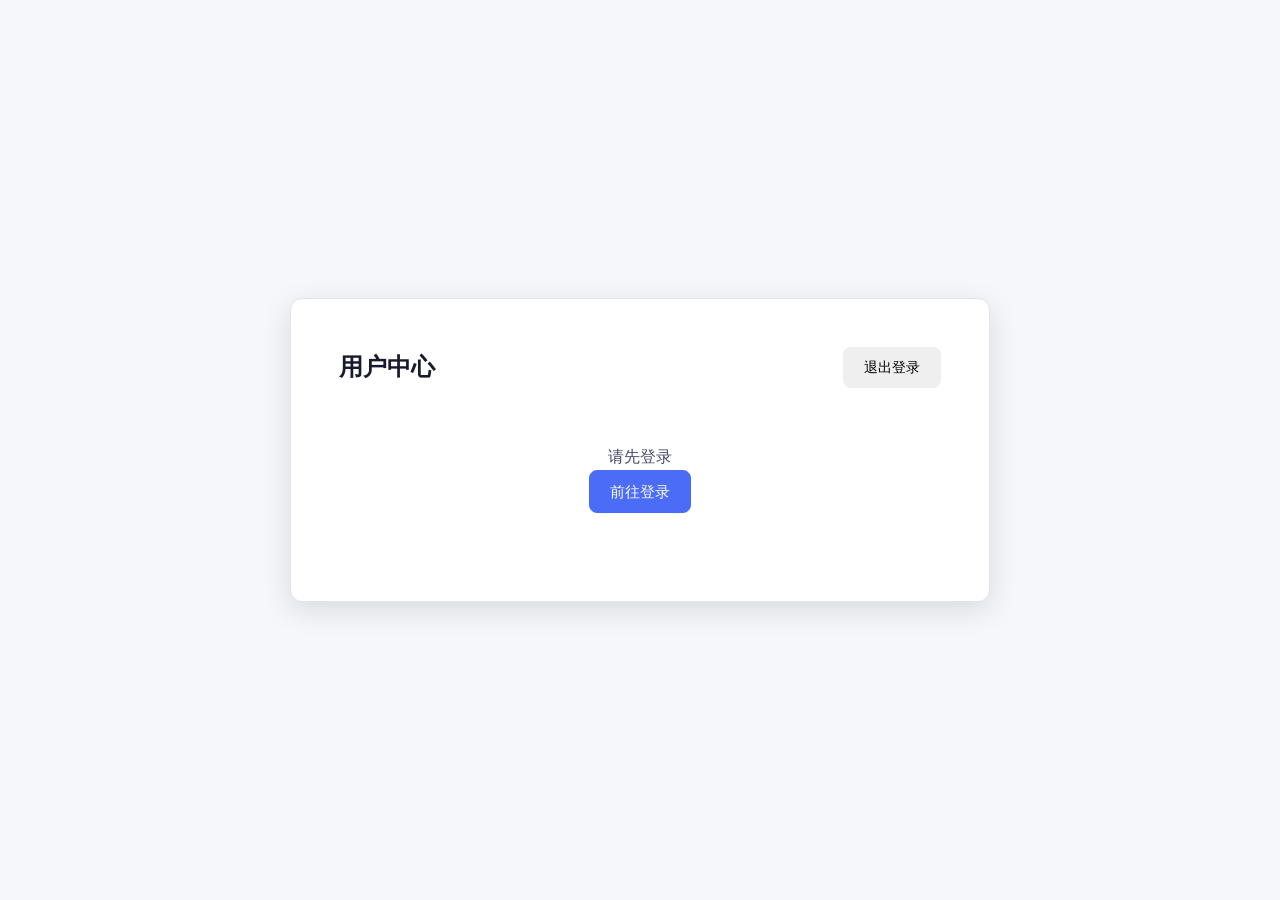
<file: user-center.html>
<!DOCTYPE html>
<html lang="zh-CN">
<head>
  <meta charset="UTF-8">
  <meta name="viewport" content="width=device-width, initial-scale=1.0">
  <title>用户中心 - Arctic Compass LinkAuth</title>
  <link rel="stylesheet" href="css/style.css">
  <script src="js/sm3.js"></script>
  <script src="js/linkauth-core.js"></script>
</head>
<body>
  <div class="auth-page">
    <div class="auth-container" style="max-width:700px;">
      <div style="display:flex;justify-content:space-between;align-items:center;margin-bottom:16px;">
        <h1 style="margin:0;">用户中心</h1>
        <button id="logoutBtn" class="btn btn-outline" style="font-size:0.85rem;">退出登录</button>
      </div>

      <div id="loadingPanel"><p style="text-align:center;color:var(--text-secondary);">加载中...</p></div>

      <div id="mainPanel" class="hidden">
        <!-- 用户信息卡片 -->
        <div style="background:var(--bg-tertiary);padding:16px;border-radius:var(--border-radius);margin-bottom:20px;">
          <p style="margin:0 0 4px 0;"><strong id="profileLinkId"></strong></p>
          <p style="margin:0;font-size:0.85rem;color:var(--text-secondary);">
            角色：<span id="profileRole"></span> &middot; 状态：<span id="profileStatus"></span>
          </p>
          <p style="margin:4px 0 0 0;font-size:0.8rem;color:var(--text-tertiary);">
            管理密钥：<code id="profileKey" style="font-size:0.75rem;"></code>
          </p>
          <p id="tempInfo" style="margin:4px 0 0 0;font-size:0.8rem;color:var(--accent-warning);" class="hidden"></p>
        </div>

        <!-- 标签导航 -->
        <div style="display:flex;gap:0;border-bottom:2px solid var(--border-color);margin-bottom:20px;">
          <button class="tab-btn active" data-tab="security" style="flex:1;padding:10px;border:none;background:none;cursor:pointer;font-size:0.9rem;border-bottom:2px solid transparent;margin-bottom:-2px;">安全设置</button>
          <button class="tab-btn" data-tab="apps" style="flex:1;padding:10px;border:none;background:none;cursor:pointer;font-size:0.9rem;border-bottom:2px solid transparent;margin-bottom:-2px;">已授权应用</button>
          <button class="tab-btn" data-tab="notifications" style="flex:1;padding:10px;border:none;background:none;cursor:pointer;font-size:0.9rem;border-bottom:2px solid transparent;margin-bottom:-2px;">通知</button>
        </div>

        <div id="securityTab" class="tab-content">
          <h3>修改密码</h3>
          <form id="changePwdForm" novalidate>
            <div class="form-group">
              <label class="form-label" for="oldPassword">原密码</label>
              <input type="password" id="oldPassword" class="form-input" placeholder="输入原密码" required>
            </div>
            <div class="form-group">
              <label class="form-label" for="newPassword">新密码</label>
              <input type="password" id="newPassword" class="form-input" placeholder="至少6位" required minlength="6">
            </div>
            <button type="submit" class="btn btn-primary">修改密码</button>
            <span id="pwdMsg" style="margin-left:12px;font-size:0.85rem;"></span>
          </form>

          <h3 style="margin-top:24px;">更新安全问题</h3>
          <form id="updateSqForm" novalidate>
            <div id="sqContainer">
              <div class="sq-row" style="display:flex;gap:8px;margin-bottom:8px;">
                <select class="form-input sq-question" style="flex:1;">
                  <option value="">选择问题...</option>
                  <option value="你的出生城市是？">你的出生城市是？</option>
                  <option value="你的小学名称是？">你的小学名称是？</option>
                  <option value="你最喜欢的电影是？">你最喜欢的电影是？</option>
                  <option value="你的宠物名字是？">你的宠物名字是？</option>
                  <option value="你的母亲姓氏是？">你的母亲姓氏是？</option>
                </select>
                <input type="text" class="form-input sq-answer" placeholder="答案" style="flex:1;">
              </div>
              <div class="sq-row" style="display:flex;gap:8px;margin-bottom:8px;">
                <select class="form-input sq-question" style="flex:1;">
                  <option value="">选择问题...</option>
                  <option value="你的出生城市是？">你的出生城市是？</option>
                  <option value="你的小学名称是？">你的小学名称是？</option>
                  <option value="你最喜欢的电影是？">你最喜欢的电影是？</option>
                  <option value="你的宠物名字是？">你的宠物名字是？</option>
                  <option value="你的母亲姓氏是？">你的母亲姓氏是？</option>
                </select>
                <input type="text" class="form-input sq-answer" placeholder="答案" style="flex:1;">
              </div>
            </div>
            <button type="submit" class="btn btn-primary">更新安全问题</button>
            <span id="sqMsg" style="margin-left:12px;font-size:0.85rem;"></span>
          </form>
        </div>

        <div id="appsTab" class="tab-content hidden">
          <h3>已授权应用</h3>
          <div id="appsList"><p style="color:var(--text-secondary);">暂无已授权应用</p></div>
        </div>

        <div id="notificationsTab" class="tab-content hidden">
          <h3>通知列表</h3>
          <div id="notificationsList"><p style="color:var(--text-secondary);">暂无通知</p></div>
        </div>
      </div>

      <div id="loginPrompt" class="hidden" style="text-align:center;padding:40px;">
        <p style="color:var(--text-secondary);">请先登录</p>
        <a href="login.html" class="btn btn-primary">前往登录</a>
      </div>
    </div>
  </div>

  <script>
    (function () {
      'use strict';
      var C = window.LinkAuthCore;
      var session = C.getSession();
      if (!session) {
        document.getElementById('loadingPanel').classList.add('hidden');
        document.getElementById('loginPrompt').classList.remove('hidden');
        return;
      }

      var profile = C.getUserProfile(session.link_id);
      if (!profile) {
        C.clearSession();
        document.getElementById('loadingPanel').classList.add('hidden');
        document.getElementById('loginPrompt').classList.remove('hidden');
        return;
      }

      document.getElementById('loadingPanel').classList.add('hidden');
      document.getElementById('mainPanel').classList.remove('hidden');

      // 填充用户信息
      document.getElementById('profileLinkId').textContent = profile.link_id;
      document.getElementById('profileRole').textContent = profile.role === 'admin' ? '管理员' : (profile.role === 'temp' ? '临时用户' : '普通用户');
      document.getElementById('profileStatus').textContent = profile.status === 'active' ? '正常' : '已封禁';
      document.getElementById('profileKey').textContent = profile.manager_key || '无（临时账号）';

      if (profile.is_temp) {
        var ti = document.getElementById('tempInfo');
        ti.classList.remove('hidden');
        var exp = new Date(profile.temp_expires * 1000).toLocaleString();
        ti.textContent = '临时账号，过期时间：' + exp + ' | 已延期 ' + profile.temp_extend_count + '/3 次';
        if (profile.temp_extend_count < 3) {
          ti.innerHTML += ' <button id="extendBtn" class="btn btn-outline" style="font-size:0.75rem;padding:2px 8px;">延期</button>';
        }
      }

      // 标签切换
      document.querySelectorAll('.tab-btn').forEach(function (btn) {
        btn.addEventListener('click', function () {
          document.querySelectorAll('.tab-btn').forEach(function (b) { b.classList.remove('active'); b.style.color = ''; b.style.borderBottomColor = 'transparent'; });
          btn.classList.add('active');
          btn.style.color = 'var(--accent-primary)';
          btn.style.borderBottomColor = 'var(--accent-primary)';
          document.querySelectorAll('.tab-content').forEach(function (t) { t.classList.add('hidden'); });
          document.getElementById(btn.dataset.tab + 'Tab').classList.remove('hidden');
        });
      });
      // 初始激活样式
      var activeTab = document.querySelector('.tab-btn.active');
      if (activeTab) { activeTab.style.color = 'var(--accent-primary)'; activeTab.style.borderBottomColor = 'var(--accent-primary)'; }

      // 修改密码
      document.getElementById('changePwdForm').addEventListener('submit', function (e) {
        e.preventDefault();
        var r = C.changePassword(session.link_id, document.getElementById('oldPassword').value, document.getElementById('newPassword').value);
        var msg = document.getElementById('pwdMsg');
        msg.textContent = r.message || r.error;
        msg.style.color = r.ok ? 'var(--accent-success)' : 'var(--accent-danger)';
        if (r.ok) { document.getElementById('oldPassword').value = ''; document.getElementById('newPassword').value = ''; }
      });

      // 更新安全问题
      document.getElementById('updateSqForm').addEventListener('submit', function (e) {
        e.preventDefault();
        var qs = [];
        document.querySelectorAll('#sqContainer .sq-row').forEach(function (row) {
          var q = row.querySelector('.sq-question').value;
          var a = row.querySelector('.sq-answer').value.trim();
          if (q && a) qs.push({ question: q, answer: a });
        });
        if (qs.length < 2) {
          document.getElementById('sqMsg').textContent = '请至少设置2个安全问题';
          document.getElementById('sqMsg').style.color = 'var(--accent-danger)';
          return;
        }
        var r = C.updateSecurityQuestions(session.link_id, qs);
        var msg = document.getElementById('sqMsg');
        msg.textContent = r.message || r.error;
        msg.style.color = r.ok ? 'var(--accent-success)' : 'var(--accent-danger)';
      });

      // 已授权应用
      var apps = C.getAuthorizedApps(session.link_id);
      var appsList = document.getElementById('appsList');
      if (apps.length > 0) {
        appsList.innerHTML = apps.map(function (a) {
          return '<div style="display:flex;justify-content:space-between;align-items:center;padding:10px;border:1px solid var(--border-color);border-radius:var(--border-radius);margin-bottom:8px;">' +
            '<span>' + a.app_name + ' <small style="color:var(--text-tertiary);">(' + a.client_id + ')</small></span>' +
            '<button class="btn btn-outline revoke-btn" data-client="' + a.client_id + '" style="font-size:0.8rem;color:var(--accent-danger);">撤销</button></div>';
        }).join('');
      }

      // 通知
      var notifs = C.getNotifications(session.link_id);
      var notifsList = document.getElementById('notificationsList');
      if (notifs.length > 0) {
        notifsList.innerHTML = notifs.map(function (n) {
          return '<div style="padding:10px;border:1px solid var(--border-color);border-radius:var(--border-radius);margin-bottom:8px;' + (n.read ? 'opacity:0.6;' : '') + '">' +
            '<strong>' + n.title + '</strong> <small style="color:var(--text-tertiary);">' + new Date(n.created_at * 1000).toLocaleString() + '</small>' +
            '<p style="margin:4px 0 0 0;font-size:0.85rem;">' + n.body + '</p></div>';
        }).join('');
      }

      // 撤销授权
      document.addEventListener('click', function (e) {
        if (e.target.classList.contains('revoke-btn')) {
          C.revokeApp(session.link_id, e.target.dataset.client);
          e.target.closest('div').remove();
          if (appsList.children.length === 0) appsList.innerHTML = '<p style="color:var(--text-secondary);">暂无已授权应用</p>';
        }
      });

      // 临时账号延期
      var extendBtn = document.getElementById('extendBtn');
      if (extendBtn) {
        extendBtn.addEventListener('click', function () {
          var r = C.extendTempAccount(session.link_id);
          alert(r.message || r.error);
          if (r.ok) location.reload();
        });
      }

      // 退出
      document.getElementById('logoutBtn').addEventListener('click', function () {
        C.clearSession();
        window.location.href = 'login.html';
      });
    })();
  </script>
</body>
</html>
</file>
<file: css/style.css>
/* ============================================================
   LinkAuth - Complete Stylesheet
   ============================================================ */

/* ---------- CSS Variables / Theming ---------- */
:root {
  /* Light theme (default) */
  --bg-primary: #ffffff;
  --bg-secondary: #f5f7fa;
  --bg-tertiary: #eef1f6;
  --bg-card: #ffffff;
  --bg-modal-overlay: rgba(0, 0, 0, 0.5);
  --bg-toast: #323232;

  --text-primary: #1a1a2e;
  --text-secondary: #4a4a6a;
  --text-tertiary: #8a8aa0;
  --text-inverse: #ffffff;
  --text-link: #4a6cf7;

  --border-color: #e0e4eb;
  --border-focus: #4a6cf7;
  --border-radius: 8px;
  --border-radius-lg: 12px;

  --accent-primary: #4a6cf7;
  --accent-primary-hover: #3b5de7;
  --accent-primary-light: #e8edff;
  --accent-success: #10b981;
  --accent-success-light: #d1fae5;
  --accent-danger: #ef4444;
  --accent-danger-hover: #dc2626;
  --accent-danger-light: #fee2e2;
  --accent-warning: #f59e0b;
  --accent-warning-light: #fef3c7;
  --accent-info: #3b82f6;

  --shadow-sm: 0 1px 3px rgba(0, 0, 0, 0.08);
  --shadow-md: 0 4px 12px rgba(0, 0, 0, 0.1);
  --shadow-lg: 0 8px 30px rgba(0, 0, 0, 0.12);

  --font-family: -apple-system, BlinkMacSystemFont, 'Segoe UI', 'PingFang SC', 'Hiragino Sans GB', 'Microsoft YaHei', sans-serif;
  --font-mono: 'SF Mono', 'Fira Code', 'Fira Mono', 'Consolas', monospace;

  --spacing-xs: 4px;
  --spacing-sm: 8px;
  --spacing-md: 16px;
  --spacing-lg: 24px;
  --spacing-xl: 32px;
  --spacing-2xl: 48px;
  --spacing-3xl: 64px;

  --transition-fast: 0.15s ease;
  --transition-normal: 0.25s ease;
  --transition-slow: 0.35s ease;

  --max-width: 1200px;
  --header-height: 64px;
}

/* ---------- Commercial Portal / Dashboards ---------- */
.brand-stack {
  display: inline-flex;
  flex-direction: column;
  line-height: 1.05;
}
.brand-stack .brand-cn {
  font-weight: 800;
  letter-spacing: 0.02em;
}
.brand-stack .brand-en {
  margin-top: 4px;
  font-family: var(--font-mono);
  font-size: 0.45em;
  letter-spacing: 0.08em;
  text-transform: lowercase;
  color: var(--text-secondary);
}
.hero-commercial {
  padding: calc(var(--spacing-3xl) + var(--header-height)) 0 var(--spacing-3xl);
  background:
    radial-gradient(circle at 15% 20%, rgba(74, 108, 247, 0.18), transparent 34%),
    radial-gradient(circle at 85% 10%, rgba(16, 185, 129, 0.13), transparent 28%),
    linear-gradient(135deg, var(--bg-primary), var(--bg-secondary));
}
.hero-commercial h1 {
  max-width: 880px;
  font-size: clamp(2.4rem, 7vw, 5rem);
  line-height: 1.05;
  margin-bottom: var(--spacing-lg);
}
.hero-commercial .tagline {
  max-width: 820px;
  color: var(--text-secondary);
  font-size: clamp(1rem, 2vw, 1.35rem);
}
.portal-grid,
.metric-grid,
.dashboard-grid {
  display: grid;
  gap: var(--spacing-lg);
}
.portal-grid {
  grid-template-columns: repeat(auto-fit, minmax(250px, 1fr));
}
.metric-grid {
  grid-template-columns: repeat(auto-fit, minmax(170px, 1fr));
}
.dashboard-grid {
  grid-template-columns: repeat(auto-fit, minmax(320px, 1fr));
}
.portal-card,
.metric-card,
.dashboard-card,
.console-panel {
  background: var(--bg-card);
  border: 1px solid var(--border-color);
  border-radius: var(--border-radius-lg);
  box-shadow: var(--shadow-sm);
}
.portal-card {
  display: flex;
  flex-direction: column;
  min-height: 220px;
  padding: var(--spacing-xl);
  color: var(--text-primary);
}
.portal-card:hover {
  text-decoration: none;
  border-color: var(--accent-primary);
  transform: translateY(-2px);
  box-shadow: var(--shadow-md);
}
.portal-card .eyebrow,
.console-panel .eyebrow {
  color: var(--accent-primary);
  font-family: var(--font-mono);
  font-size: 0.78rem;
  letter-spacing: 0.08em;
  text-transform: uppercase;
}
.portal-card h3,
.console-panel h2 {
  margin: var(--spacing-sm) 0;
}
.portal-card p,
.console-panel p {
  color: var(--text-secondary);
}
.portal-card .card-link {
  margin-top: auto;
  color: var(--accent-primary);
  font-weight: 700;
}
.metric-card {
  padding: var(--spacing-lg);
}
.metric-card .metric-value {
  display: block;
  font-family: var(--font-mono);
  font-size: 2rem;
  font-weight: 800;
  color: var(--accent-primary);
}
.metric-card .metric-label {
  color: var(--text-secondary);
}
.console-shell {
  padding: calc(var(--header-height) + var(--spacing-xl)) 0 var(--spacing-3xl);
  background: var(--bg-secondary);
  min-height: 100vh;
}
.console-heading {
  margin-bottom: var(--spacing-xl);
}
.console-heading h1 {
  font-size: clamp(2rem, 4vw, 3.5rem);
  margin-bottom: var(--spacing-sm);
}
.console-nav {
  display: flex;
  flex-wrap: wrap;
  gap: var(--spacing-sm);
  margin: var(--spacing-lg) 0;
}
.console-nav a {
  display: inline-flex;
  padding: 8px 12px;
  border: 1px solid var(--border-color);
  border-radius: 999px;
  background: var(--bg-card);
  color: var(--text-secondary);
}
.console-nav a.active,
.console-nav a:hover {
  border-color: var(--accent-primary);
  color: var(--accent-primary);
  text-decoration: none;
}
.console-panel {
  padding: var(--spacing-xl);
  overflow: hidden;
}
.data-table {
  width: 100%;
  border-collapse: collapse;
  margin-top: var(--spacing-md);
  font-size: 0.92rem;
}
.data-table th,
.data-table td {
  border-bottom: 1px solid var(--border-color);
  padding: 10px 8px;
  text-align: left;
  vertical-align: top;
}
.data-table th {
  color: var(--text-secondary);
  font-weight: 700;
}
.status-pill {
  display: inline-flex;
  align-items: center;
  padding: 3px 8px;
  border-radius: 999px;
  background: var(--accent-success-light);
  color: var(--accent-success);
  font-size: 0.78rem;
  font-weight: 700;
}
.status-pill.warning {
  background: var(--accent-warning-light);
  color: var(--accent-warning);
}
.status-pill.danger {
  background: var(--accent-danger-light);
  color: var(--accent-danger);
}
.code-chip {
  font-family: var(--font-mono);
  font-size: 0.82rem;
  background: var(--bg-tertiary);
  border-radius: 6px;
  padding: 2px 6px;
}
.timeline {
  display: grid;
  gap: var(--spacing-sm);
  margin-top: var(--spacing-md);
}
.timeline-item {
  border-left: 3px solid var(--accent-primary);
  padding: var(--spacing-sm) var(--spacing-md);
  background: var(--bg-secondary);
  border-radius: 0 var(--border-radius) var(--border-radius) 0;
}
.redline-list {
  display: flex;
  flex-wrap: wrap;
  gap: var(--spacing-sm);
  margin-top: var(--spacing-md);
}
.redline-list span {
  border: 1px solid var(--border-color);
  background: var(--bg-card);
  border-radius: 999px;
  padding: 8px 12px;
  color: var(--text-secondary);
}

/* ---------- Dark Theme ---------- */
@media (prefers-color-scheme: dark) {
  :root {
    --bg-primary: #0f0f1a;
    --bg-secondary: #1a1a2e;
    --bg-tertiary: #252540;
    --bg-card: #1a1a2e;
    --bg-modal-overlay: rgba(0, 0, 0, 0.7);
    --bg-toast: #e0e0e0;

    --text-primary: #e8e8f0;
    --text-secondary: #a0a0c0;
    --text-tertiary: #6a6a8a;
    --text-inverse: #1a1a2e;
    --text-link: #6b8aff;

    --border-color: #2a2a45;
    --border-focus: #6b8aff;

    --accent-primary: #6b8aff;
    --accent-primary-hover: #5a7aef;
    --accent-primary-light: #1e2a4a;
    --accent-success: #34d399;
    --accent-success-light: #064e3b;
    --accent-danger: #f87171;
    --accent-danger-hover: #ef4444;
    --accent-danger-light: #450a0a;
    --accent-warning: #fbbf24;
    --accent-warning-light: #451a03;
    --accent-info: #60a5fa;

    --shadow-sm: 0 1px 3px rgba(0, 0, 0, 0.3);
    --shadow-md: 0 4px 12px rgba(0, 0, 0, 0.4);
    --shadow-lg: 0 8px 30px rgba(0, 0, 0, 0.5);
  }
}

/* ---------- Reset & Base ---------- */
*, *::before, *::after {
  box-sizing: border-box;
  margin: 0;
  padding: 0;
}

html {
  font-size: 16px;
  scroll-behavior: smooth;
  -webkit-text-size-adjust: 100%;
}

body {
  font-family: var(--font-family);
  background-color: var(--bg-primary);
  color: var(--text-primary);
  line-height: 1.6;
  min-height: 100vh;
  -webkit-font-smoothing: antialiased;
  -moz-osx-font-smoothing: grayscale;
}

a {
  color: var(--text-link);
  text-decoration: none;
  transition: color var(--transition-fast);
}
a:hover {
  text-decoration: underline;
}

img {
  max-width: 100%;
  height: auto;
}

/* ---------- Layout ---------- */
.container {
  width: 100%;
  max-width: var(--max-width);
  margin: 0 auto;
  padding: 0 var(--spacing-lg);
}

.page-wrapper {
  min-height: 100vh;
  display: flex;
  flex-direction: column;
}

.main-content {
  flex: 1;
  padding-top: var(--header-height);
}

/* ---------- Header / Navigation ---------- */
.site-header {
  position: fixed;
  top: 0;
  left: 0;
  right: 0;
  height: var(--header-height);
  background-color: var(--bg-primary);
  border-bottom: 1px solid var(--border-color);
  z-index: 1000;
  backdrop-filter: blur(10px);
  -webkit-backdrop-filter: blur(10px);
  background-color: rgba(255, 255, 255, 0.85);
}
@media (prefers-color-scheme: dark) {
  .site-header {
    background-color: rgba(15, 15, 26, 0.85);
  }
}

.site-header .container {
  display: flex;
  align-items: center;
  justify-content: space-between;
  height: 100%;
}

.header-left {
  display: flex;
  align-items: center;
  gap: var(--spacing-md);
}

.header-right {
  display: flex;
  align-items: center;
  gap: var(--spacing-sm);
}

.logo {
  font-size: 1.4rem;
  font-weight: 700;
  color: var(--accent-primary);
  text-decoration: none;
  display: flex;
  align-items: center;
  gap: var(--spacing-xs);
}
.logo:hover {
  text-decoration: none;
  opacity: 0.9;
}
.logo-icon {
  width: 32px;
  height: 32px;
  background: var(--accent-primary);
  border-radius: 6px;
  display: flex;
  align-items: center;
  justify-content: center;
  color: white;
  font-weight: 700;
  font-size: 0.9rem;
}

.nav-links {
  display: flex;
  list-style: none;
  gap: var(--spacing-xs);
}

.nav-links a {
  padding: var(--spacing-sm) var(--spacing-md);
  color: var(--text-secondary);
  font-size: 0.9rem;
  border-radius: var(--border-radius);
  transition: all var(--transition-fast);
}
.nav-links a:hover,
.nav-links a.active {
  color: var(--accent-primary);
  background-color: var(--accent-primary-light);
  text-decoration: none;
}

/* Mobile menu toggle */
.menu-toggle {
  display: none;
  background: none;
  border: none;
  cursor: pointer;
  padding: var(--spacing-sm);
  color: var(--text-primary);
  font-size: 1.5rem;
}

/* ---------- Footer ---------- */
.site-footer {
  background-color: var(--bg-secondary);
  border-top: 1px solid var(--border-color);
  padding: var(--spacing-xl) 0;
  margin-top: var(--spacing-3xl);
  text-align: center;
  color: var(--text-tertiary);
  font-size: 0.85rem;
}
.site-footer p {
  margin-bottom: var(--spacing-sm);
}

/* ---------- Hero Section ---------- */
.hero {
  padding: var(--spacing-3xl) 0 var(--spacing-2xl);
  text-align: center;
  background: linear-gradient(135deg, var(--accent-primary-light) 0%, var(--bg-primary) 100%);
}
.hero h1 {
  font-size: 2.8rem;
  font-weight: 800;
  line-height: 1.2;
  margin-bottom: var(--spacing-md);
  background: linear-gradient(135deg, var(--accent-primary), #8b5cf6);
  -webkit-background-clip: text;
  -webkit-text-fill-color: transparent;
  background-clip: text;
}
.hero .tagline {
  font-size: 1.15rem;
  color: var(--text-secondary);
  margin-bottom: var(--spacing-xl);
  max-width: 600px;
  margin-left: auto;
  margin-right: auto;
}
.hero .cta-buttons {
  display: flex;
  gap: var(--spacing-md);
  justify-content: center;
  flex-wrap: wrap;
}

/* ---------- Features Section ---------- */
.features {
  padding: var(--spacing-3xl) 0;
}
.features h2 {
  text-align: center;
  font-size: 1.8rem;
  margin-bottom: var(--spacing-2xl);
}
.features-grid {
  display: grid;
  grid-template-columns: repeat(auto-fit, minmax(240px, 1fr));
  gap: var(--spacing-lg);
}
.feature-card {
  background: var(--bg-card);
  border: 1px solid var(--border-color);
  border-radius: var(--border-radius-lg);
  padding: var(--spacing-xl);
  text-align: center;
  transition: all var(--transition-normal);
}
.feature-card:hover {
  box-shadow: var(--shadow-md);
  transform: translateY(-2px);
}
.feature-card .icon {
  width: 56px;
  height: 56px;
  margin: 0 auto var(--spacing-md);
  background: var(--accent-primary-light);
  border-radius: 50%;
  display: flex;
  align-items: center;
  justify-content: center;
  font-size: 1.5rem;
  color: var(--accent-primary);
}
.feature-card h3 {
  font-size: 1.1rem;
  margin-bottom: var(--spacing-sm);
}
.feature-card p {
  color: var(--text-secondary);
  font-size: 0.9rem;
  line-height: 1.5;
}

/* ---------- Auth Pages (Login/Register) ---------- */
.auth-page {
  display: flex;
  align-items: center;
  justify-content: center;
  min-height: 100vh;
  padding: var(--spacing-lg);
  background-color: var(--bg-secondary);
}

.auth-container {
  background: var(--bg-card);
  border: 1px solid var(--border-color);
  border-radius: var(--border-radius-lg);
  padding: var(--spacing-2xl);
  width: 100%;
  max-width: 460px;
  box-shadow: var(--shadow-lg);
}

.auth-container.wide {
  max-width: 560px;
}

.auth-container h1 {
  font-size: 1.5rem;
  margin-bottom: var(--spacing-xs);
  text-align: center;
}
.auth-container .subtitle {
  color: var(--text-secondary);
  font-size: 0.9rem;
  text-align: center;
  margin-bottom: var(--spacing-xl);
}

/* ---------- Form Styles ---------- */
.form-group {
  margin-bottom: var(--spacing-lg);
}

.form-label {
  display: block;
  font-size: 0.875rem;
  font-weight: 500;
  margin-bottom: var(--spacing-xs);
  color: var(--text-primary);
}

.form-label .required {
  color: var(--accent-danger);
  margin-left: 2px;
}

.form-input {
  width: 100%;
  padding: 10px 14px;
  font-size: 0.95rem;
  font-family: var(--font-family);
  color: var(--text-primary);
  background-color: var(--bg-primary);
  border: 1px solid var(--border-color);
  border-radius: var(--border-radius);
  transition: all var(--transition-fast);
  outline: none;
}
.form-input:focus {
  border-color: var(--border-focus);
  box-shadow: 0 0 0 3px var(--accent-primary-light);
}
.form-input::placeholder {
  color: var(--text-tertiary);
}
.form-input.error {
  border-color: var(--accent-danger);
}
.form-input.error:focus {
  box-shadow: 0 0 0 3px var(--accent-danger-light);
}

.form-hint {
  font-size: 0.8rem;
  color: var(--text-tertiary);
  margin-top: var(--spacing-xs);
}
.form-error {
  font-size: 0.8rem;
  color: var(--accent-danger);
  margin-top: var(--spacing-xs);
}

/* Password strength meter */
.password-strength {
  margin-top: var(--spacing-sm);
}
.password-strength .bar {
  height: 4px;
  background: var(--border-color);
  border-radius: 2px;
  overflow: hidden;
  margin-bottom: var(--spacing-xs);
}
.password-strength .bar-fill {
  height: 100%;
  width: 0%;
  border-radius: 2px;
  transition: all var(--transition-normal);
}
.password-strength .bar-fill.weak {
  width: 33%;
  background: var(--accent-danger);
}
.password-strength .bar-fill.medium {
  width: 66%;
  background: var(--accent-warning);
}
.password-strength .bar-fill.strong {
  width: 100%;
  background: var(--accent-success);
}
.password-strength .label {
  font-size: 0.8rem;
  color: var(--text-tertiary);
}

/* Security question groups */
.security-question-group {
  background: var(--bg-tertiary);
  border: 1px solid var(--border-color);
  border-radius: var(--border-radius);
  padding: var(--spacing-md);
  margin-bottom: var(--spacing-md);
  position: relative;
}
.security-question-group .remove-btn {
  position: absolute;
  top: var(--spacing-sm);
  right: var(--spacing-sm);
}
.security-question-group .form-group:last-child {
  margin-bottom: 0;
}

/* ---------- Button Styles ---------- */
.btn {
  display: inline-flex;
  align-items: center;
  justify-content: center;
  gap: var(--spacing-sm);
  padding: 10px 20px;
  font-size: 0.95rem;
  font-weight: 500;
  font-family: var(--font-family);
  border: 1px solid transparent;
  border-radius: var(--border-radius);
  cursor: pointer;
  transition: all var(--transition-fast);
  text-decoration: none;
  line-height: 1.4;
  white-space: nowrap;
}
.btn:disabled {
  opacity: 0.6;
  cursor: not-allowed;
}

.btn-primary {
  background-color: var(--accent-primary);
  color: var(--text-inverse);
  border-color: var(--accent-primary);
}
.btn-primary:hover:not(:disabled) {
  background-color: var(--accent-primary-hover);
  border-color: var(--accent-primary-hover);
}

.btn-danger {
  background-color: var(--accent-danger);
  color: white;
  border-color: var(--accent-danger);
}
.btn-danger:hover:not(:disabled) {
  background-color: var(--accent-danger-hover);
  border-color: var(--accent-danger-hover);
}

.btn-ghost {
  background-color: transparent;
  color: var(--text-secondary);
  border-color: var(--border-color);
}
.btn-ghost:hover:not(:disabled) {
  background-color: var(--bg-tertiary);
  border-color: var(--border-color);
}

.btn-link {
  background: none;
  border: none;
  color: var(--text-link);
  padding: 0;
  font-size: 0.875rem;
  cursor: pointer;
}
.btn-link:hover {
  text-decoration: underline;
}

.btn-sm {
  padding: 6px 12px;
  font-size: 0.85rem;
}

.btn-block {
  width: 100%;
}

.btn-group {
  display: flex;
  gap: var(--spacing-sm);
  margin-top: var(--spacing-lg);
}

/* ---------- Modal Styles ---------- */
.modal-overlay {
  display: none;
  position: fixed;
  top: 0;
  left: 0;
  right: 0;
  bottom: 0;
  background: var(--bg-modal-overlay);
  z-index: 2000;
  align-items: center;
  justify-content: center;
  padding: var(--spacing-lg);
  animation: fadeIn 0.2s ease;
}
.modal-overlay.active {
  display: flex;
}

.modal {
  background: var(--bg-card);
  border: 1px solid var(--border-color);
  border-radius: var(--border-radius-lg);
  padding: var(--spacing-xl);
  max-width: 500px;
  width: 100%;
  max-height: 90vh;
  overflow-y: auto;
  box-shadow: var(--shadow-lg);
  animation: slideUp 0.25s ease;
}
.modal.wide {
  max-width: 600px;
}

.modal h2 {
  font-size: 1.25rem;
  margin-bottom: var(--spacing-md);
}
.modal p {
  color: var(--text-secondary);
  font-size: 0.9rem;
  margin-bottom: var(--spacing-md);
}

.modal-close {
  float: right;
  background: none;
  border: none;
  font-size: 1.5rem;
  color: var(--text-tertiary);
  cursor: pointer;
  line-height: 1;
  padding: 0;
}
.modal-close:hover {
  color: var(--text-primary);
}

/* ---------- Toast / Notification ---------- */
.toast-container {
  position: fixed;
  top: calc(var(--header-height) + var(--spacing-md));
  right: var(--spacing-lg);
  z-index: 3000;
  display: flex;
  flex-direction: column;
  gap: var(--spacing-sm);
  pointer-events: none;
}

.toast {
  background: var(--bg-toast);
  color: var(--text-inverse);
  padding: 12px 20px;
  border-radius: var(--border-radius);
  box-shadow: var(--shadow-md);
  font-size: 0.9rem;
  pointer-events: auto;
  animation: slideInRight 0.3s ease;
  max-width: 380px;
  display: flex;
  align-items: center;
  gap: var(--spacing-sm);
}
@media (prefers-color-scheme: dark) {
  .toast {
    background: #e8e8f0;
    color: #1a1a2e;
  }
}
.toast.success {
  border-left: 4px solid var(--accent-success);
}
.toast.error {
  border-left: 4px solid var(--accent-danger);
}
.toast.warning {
  border-left: 4px solid var(--accent-warning);
}
.toast.info {
  border-left: 4px solid var(--accent-info);
}
.toast-icon {
  font-size: 1.1rem;
  flex-shrink: 0;
}
.toast-message {
  flex: 1;
}
.toast-close {
  background: none;
  border: none;
  color: inherit;
  opacity: 0.7;
  cursor: pointer;
  font-size: 1rem;
  padding: 0;
  flex-shrink: 0;
}

/* ---------- Key Display (for manager_key etc.) ---------- */
.key-display {
  background: var(--bg-tertiary);
  border: 1px solid var(--border-color);
  border-radius: var(--border-radius);
  padding: var(--spacing-md);
  margin-bottom: var(--spacing-md);
  font-family: var(--font-mono);
  font-size: 0.8rem;
  word-break: break-all;
  position: relative;
}
.key-display .key-label {
  font-family: var(--font-family);
  font-size: 0.8rem;
  font-weight: 600;
  color: var(--text-tertiary);
  margin-bottom: var(--spacing-xs);
  text-transform: uppercase;
  letter-spacing: 0.5px;
}
.key-display .key-value {
  font-size: 0.85rem;
  line-height: 1.5;
}
.key-display.warning {
  border-color: var(--accent-warning);
  background: var(--accent-warning-light);
}
.key-display.danger {
  border-color: var(--accent-danger);
  background: var(--accent-danger-light);
}
.key-display.success {
  border-color: var(--accent-success);
  background: var(--accent-success-light);
}

/* ---------- Card Component ---------- */
.card {
  background: var(--bg-card);
  border: 1px solid var(--border-color);
  border-radius: var(--border-radius-lg);
  padding: var(--spacing-lg);
  margin-bottom: var(--spacing-lg);
}
.card-header {
  display: flex;
  justify-content: space-between;
  align-items: center;
  margin-bottom: var(--spacing-md);
  padding-bottom: var(--spacing-md);
  border-bottom: 1px solid var(--border-color);
}
.card-header h3 {
  font-size: 1.1rem;
}
.card-body {
  /* default padding inside card */
}

/* ---------- Table Styles ---------- */
.table-wrapper {
  overflow-x: auto;
}
table {
  width: 100%;
  border-collapse: collapse;
  font-size: 0.9rem;
}
th, td {
  text-align: left;
  padding: 12px var(--spacing-md);
  border-bottom: 1px solid var(--border-color);
}
th {
  font-weight: 600;
  color: var(--text-secondary);
  font-size: 0.8rem;
  text-transform: uppercase;
  letter-spacing: 0.5px;
}
tr:last-child td {
  border-bottom: none;
}

/* ---------- Status Badge ---------- */
.badge {
  display: inline-block;
  padding: 2px 10px;
  border-radius: 20px;
  font-size: 0.78rem;
  font-weight: 500;
}
.badge-success {
  background: var(--accent-success-light);
  color: var(--accent-success);
}
.badge-danger {
  background: var(--accent-danger-light);
  color: var(--accent-danger);
}
.badge-warning {
  background: var(--accent-warning-light);
  color: var(--accent-warning);
}

/* ---------- Checkbox ---------- */
.checkbox-label {
  display: flex;
  align-items: center;
  gap: var(--spacing-sm);
  font-size: 0.9rem;
  cursor: pointer;
  color: var(--text-secondary);
}
.checkbox-label input[type="checkbox"] {
  width: 18px;
  height: 18px;
  accent-color: var(--accent-primary);
  cursor: pointer;
}

/* ---------- Spinner ---------- */
.spinner {
  display: inline-block;
  width: 20px;
  height: 20px;
  border: 2px solid var(--border-color);
  border-top-color: var(--accent-primary);
  border-radius: 50%;
  animation: spin 0.6s linear infinite;
}
.spinner-sm {
  width: 16px;
  height: 16px;
  border-width: 2px;
}

/* ---------- Key Verification Screen ---------- */
.verify-screen {
  display: flex;
  align-items: center;
  justify-content: center;
  min-height: 60vh;
}
.verify-card {
  text-align: center;
  max-width: 420px;
  width: 100%;
}
.verify-card .lock-icon {
  font-size: 3rem;
  margin-bottom: var(--spacing-lg);
  color: var(--accent-primary);
}

/* ---------- Authorize Page ---------- */
.authorize-page {
  display: flex;
  align-items: center;
  justify-content: center;
  min-height: 100vh;
  padding: var(--spacing-lg);
  background: var(--bg-secondary);
}
.authorize-card {
  background: var(--bg-card);
  border: 1px solid var(--border-color);
  border-radius: var(--border-radius-lg);
  padding: var(--spacing-2xl);
  max-width: 480px;
  width: 100%;
  text-align: center;
  box-shadow: var(--shadow-lg);
}
.authorize-card .app-icon {
  width: 72px;
  height: 72px;
  margin: 0 auto var(--spacing-md);
  background: var(--accent-primary-light);
  border-radius: 18px;
  display: flex;
  align-items: center;
  justify-content: center;
  font-size: 2rem;
  color: var(--accent-primary);
}
.authorize-card .app-name {
  font-size: 1.3rem;
  margin-bottom: var(--spacing-sm);
}
.authorize-card .auth-info {
  color: var(--text-secondary);
  font-size: 0.9rem;
  margin-bottom: var(--spacing-md);
}
.authorize-card .permissions {
  background: var(--bg-tertiary);
  border-radius: var(--border-radius);
  padding: var(--spacing-md);
  margin-bottom: var(--spacing-lg);
  text-align: left;
}
.authorize-card .permissions li {
  list-style: none;
  padding: var(--spacing-xs) 0;
  font-size: 0.9rem;
  color: var(--text-secondary);
}
.authorize-card .permissions li::before {
  content: '\\2713';
  color: var(--accent-success);
  margin-right: var(--spacing-sm);
}

/* ---------- User Center ---------- */
.user-center-page {
  max-width: 800px;
  margin: 0 auto;
  padding: var(--spacing-xl) var(--spacing-lg);
}
.user-center-page h2 {
  font-size: 1.5rem;
  margin-bottom: var(--spacing-xl);
}

/* ---------- Animations ---------- */
@keyframes fadeIn {
  from { opacity: 0; }
  to { opacity: 1; }
}
@keyframes slideUp {
  from { opacity: 0; transform: translateY(20px); }
  to { opacity: 1; transform: translateY(0); }
}
@keyframes slideInRight {
  from { opacity: 0; transform: translateX(40px); }
  to { opacity: 1; transform: translateX(0); }
}
@keyframes spin {
  to { transform: rotate(360deg); }
}

/* ---------- Responsive Design ---------- */
@media (max-width: 768px) {
  .menu-toggle {
    display: block;
  }

  .nav-links {
    display: none;
    position: absolute;
    top: var(--header-height);
    left: 0;
    right: 0;
    flex-direction: column;
    background: var(--bg-primary);
    border-bottom: 1px solid var(--border-color);
    padding: var(--spacing-sm);
    box-shadow: var(--shadow-md);
  }
  .nav-links.open {
    display: flex;
  }
  .nav-links a {
    padding: var(--spacing-md);
  }

  .hero h1 {
    font-size: 2rem;
  }
  .hero .tagline {
    font-size: 1rem;
  }

  .auth-container {
    padding: var(--spacing-lg);
  }

  .modal {
    padding: var(--spacing-lg);
  }

  .toast-container {
    left: var(--spacing-md);
    right: var(--spacing-md);
  }
  .toast {
    max-width: 100%;
  }
}

@media (max-width: 480px) {
  .hero h1 {
    font-size: 1.6rem;
  }
  .features-grid {
    grid-template-columns: 1fr;
  }
  .auth-container {
    padding: var(--spacing-md);
  }
  .btn-group {
    flex-direction: column;
  }
  .btn-group .btn {
    width: 100%;
  }
}

/* ---------- Suffix Selector (Register Page) ---------- */
.input-with-suffix {
  display: flex;
  gap: 8px;
  align-items: stretch;
}
.input-with-suffix .form-input {
  margin-bottom: 0;
}
.suffix-select {
  flex: 0 0 auto;
  min-width: 200px;
  cursor: pointer;
  appearance: auto;
  -webkit-appearance: auto;
  -moz-appearance: auto;
  background-color: var(--bg-primary);
  border: 1px solid var(--border-color);
  border-radius: var(--border-radius);
  padding: 0 12px;
  font-size: 0.9rem;
  color: var(--text-primary);
}
.suffix-select:focus {
  outline: none;
  border-color: var(--accent-primary);
  box-shadow: 0 0 0 2px rgba(59, 130, 246, 0.15);
}

/* ---------- Utility Classes ---------- */
.text-center { text-align: center; }
.text-right { text-align: right; }
.text-muted { color: var(--text-secondary); }
.mt-sm { margin-top: var(--spacing-sm); }
.mt-md { margin-top: var(--spacing-md); }
.mt-lg { margin-top: var(--spacing-lg); }
.mb-sm { margin-bottom: var(--spacing-sm); }
.mb-md { margin-bottom: var(--spacing-md); }
.mb-lg { margin-bottom: var(--spacing-lg); }
.flex { display: flex; }
.flex-between { display: flex; justify-content: space-between; align-items: center; }
.flex-center { display: flex; align-items: center; justify-content: center; }
.gap-sm { gap: var(--spacing-sm); }
.gap-md { gap: var(--spacing-md); }
.hidden { display: none; }

/* ---------- Input with toggle button (show password) ---------- */
.input-wrapper {
  position: relative;
}
.input-wrapper .form-input {
  padding-right: 44px;
}
.input-toggle {
  position: absolute;
  right: 8px;
  top: 50%;
  transform: translateY(-50%);
  background: none;
  border: none;
  color: var(--text-tertiary);
  cursor: pointer;
  font-size: 0.85rem;
  padding: 6px 8px;
  line-height: 1;
}
.input-toggle:hover {
  color: var(--text-primary);
}

/* ---------- Inline validation hint ---------- */
.validation-hint {
  font-size: 0.78rem;
  margin-top: var(--spacing-xs);
  min-height: 1.2em;
}
.validation-hint.ok {
  color: var(--accent-success);
}
.validation-hint.error {
  color: var(--accent-danger);
}

/* ---------- Modal key banner ---------- */
.modal .key-display {
  margin: var(--spacing-md) 0;
}
.modal .key-display .key-value {
  font-size: 1rem;
  word-break: break-all;
}

/* ============================================================
   Theme Classes - Light/Dark (explicit override for :root)
   ============================================================ */

/* Light theme class (explicit) */
.theme-light {
  --bg-primary: #ffffff;
  --bg-secondary: #f5f7fa;
  --bg-tertiary: #eef1f6;
  --bg-card: #ffffff;
  --bg-modal-overlay: rgba(0, 0, 0, 0.5);
  --bg-toast: #323232;

  --text-primary: #1a1a2e;
  --text-secondary: #4a4a6a;
  --text-tertiary: #8a8aa0;
  --text-inverse: #ffffff;
  --text-link: #4a6cf7;

  --border-color: #e0e4eb;
  --border-focus: #4a6cf7;

  --accent-primary: #4a6cf7;
  --accent-primary-hover: #3b5de7;
  --accent-primary-light: #e8edff;
  --accent-success: #10b981;
  --accent-success-light: #d1fae5;
  --accent-danger: #ef4444;
  --accent-danger-hover: #dc2626;
  --accent-danger-light: #fee2e2;
  --accent-warning: #f59e0b;
  --accent-warning-light: #fef3c7;
  --accent-info: #3b82f6;

  --shadow-sm: 0 1px 3px rgba(0, 0, 0, 0.08);
  --shadow-md: 0 4px 12px rgba(0, 0, 0, 0.1);
  --shadow-lg: 0 8px 30px rgba(0, 0, 0, 0.12);
}

/* Dark theme class (explicit) */
.theme-dark {
  --bg-primary: #0f0f1a;
  --bg-secondary: #1a1a2e;
  --bg-tertiary: #252540;
  --bg-card: #1a1a2e;
  --bg-modal-overlay: rgba(0, 0, 0, 0.7);
  --bg-toast: #e0e0e0;

  --text-primary: #e8e8f0;
  --text-secondary: #a0a0c0;
  --text-tertiary: #6a6a8a;
  --text-inverse: #1a1a2e;
  --text-link: #6b8aff;

  --border-color: #2a2a45;
  --border-focus: #6b8aff;

  --accent-primary: #6b8aff;
  --accent-primary-hover: #5a7aef;
  --accent-primary-light: #1e2a4a;
  --accent-success: #34d399;
  --accent-success-light: #064e3b;
  --accent-danger: #f87171;
  --accent-danger-hover: #ef4444;
  --accent-danger-light: #450a0a;
  --accent-warning: #fbbf24;
  --accent-warning-light: #451a03;
  --accent-info: #60a5fa;

  --shadow-sm: 0 1px 3px rgba(0, 0, 0, 0.3);
  --shadow-md: 0 4px 12px rgba(0, 0, 0, 0.4);
  --shadow-lg: 0 8px 30px rgba(0, 0, 0, 0.5);
}

/* Smooth theme transitions on body */
body {
  transition: background-color 0.3s ease, color 0.3s ease;
}

/* Transition for theme-aware elements */
.card, .feature-card, .portal-card, .metric-card, .dashboard-card, .console-panel,
.auth-container, .authorize-card, .modal, .site-header, .site-footer, .key-display,
.form-input, .btn, .toast, .table-wrapper {
  transition: background-color 0.3s ease, border-color 0.3s ease, color 0.3s ease, box-shadow 0.3s ease;
}

/* ============================================================
   Theme Toggle Button
   ============================================================ */
.theme-toggle-btn {
  display: inline-flex;
  align-items: center;
  justify-content: center;
  width: 36px;
  height: 36px;
  background: none;
  border: 1px solid var(--border-color);
  border-radius: var(--border-radius);
  cursor: pointer;
  color: var(--text-secondary);
  transition: all var(--transition-fast);
  padding: 0;
  flex-shrink: 0;
}
.theme-toggle-btn:hover {
  background-color: var(--bg-tertiary);
  color: var(--text-primary);
  border-color: var(--text-tertiary);
}
.theme-toggle-btn .theme-toggle-icon {
  display: flex;
  align-items: center;
  justify-content: center;
  width: 18px;
  height: 18px;
}
.theme-toggle-btn .theme-toggle-icon svg {
  width: 18px;
  height: 18px;
}

/* ============================================================
   Language Switcher Button
   ============================================================ */
.lang-switcher-btn {
  display: inline-flex;
  align-items: center;
  justify-content: center;
  width: 36px;
  height: 36px;
  background: none;
  border: 1px solid var(--border-color);
  border-radius: var(--border-radius);
  cursor: pointer;
  color: var(--text-secondary);
  font-size: 0.75rem;
  font-weight: 700;
  font-family: var(--font-family);
  transition: all var(--transition-fast);
  padding: 0;
  flex-shrink: 0;
  letter-spacing: 0.02em;
}
.lang-switcher-btn:hover {
  background-color: var(--bg-tertiary);
  color: var(--text-primary);
  border-color: var(--text-tertiary);
}

/* ============================================================
   Header Controls Container
   ============================================================ */
.header-controls {
  display: flex;
  align-items: center;
  gap: var(--spacing-sm);
}

/* ============================================================
   Hand-drawn Icon Styles
   ============================================================ */
.icon {
  display: inline-flex;
  align-items: center;
  justify-content: center;
  width: 1.2em;
  height: 1.2em;
  vertical-align: middle;
  flex-shrink: 0;
}
.icon svg {
  width: 100%;
  height: 100%;
}

.icon-sm {
  width: 0.9em;
  height: 0.9em;
}

.icon-md {
  width: 1.4em;
  height: 1.4em;
}

.icon-lg {
  width: 2em;
  height: 2em;
}

.icon-xl {
  width: 3em;
  height: 3em;
}

/* Icon with background circle */
.icon-circle {
  width: 40px;
  height: 40px;
  border-radius: 50%;
  background: var(--accent-primary-light);
  display: inline-flex;
  align-items: center;
  justify-content: center;
  color: var(--accent-primary);
}
.icon-circle svg {
  width: 20px;
  height: 20px;
}

/* Icon button */
.icon-btn {
  display: inline-flex;
  align-items: center;
  justify-content: center;
  width: 32px;
  height: 32px;
  background: none;
  border: 1px solid var(--border-color);
  border-radius: var(--border-radius);
  cursor: pointer;
  color: var(--text-secondary);
  padding: 0;
  transition: all var(--transition-fast);
}
.icon-btn:hover {
  background: var(--bg-tertiary);
  color: var(--text-primary);
  border-color: var(--text-tertiary);
}
.icon-btn svg {
  width: 16px;
  height: 16px;
}

/* Feature card icon wrapper */
.feature-card .icon-wrapper {
  width: 56px;
  height: 56px;
  margin: 0 auto var(--spacing-md);
  background: var(--accent-primary-light);
  border-radius: 50%;
  display: flex;
  align-items: center;
  justify-content: center;
  color: var(--accent-primary);
}
.feature-card .icon-wrapper svg {
  width: 28px;
  height: 28px;
}
</file>
